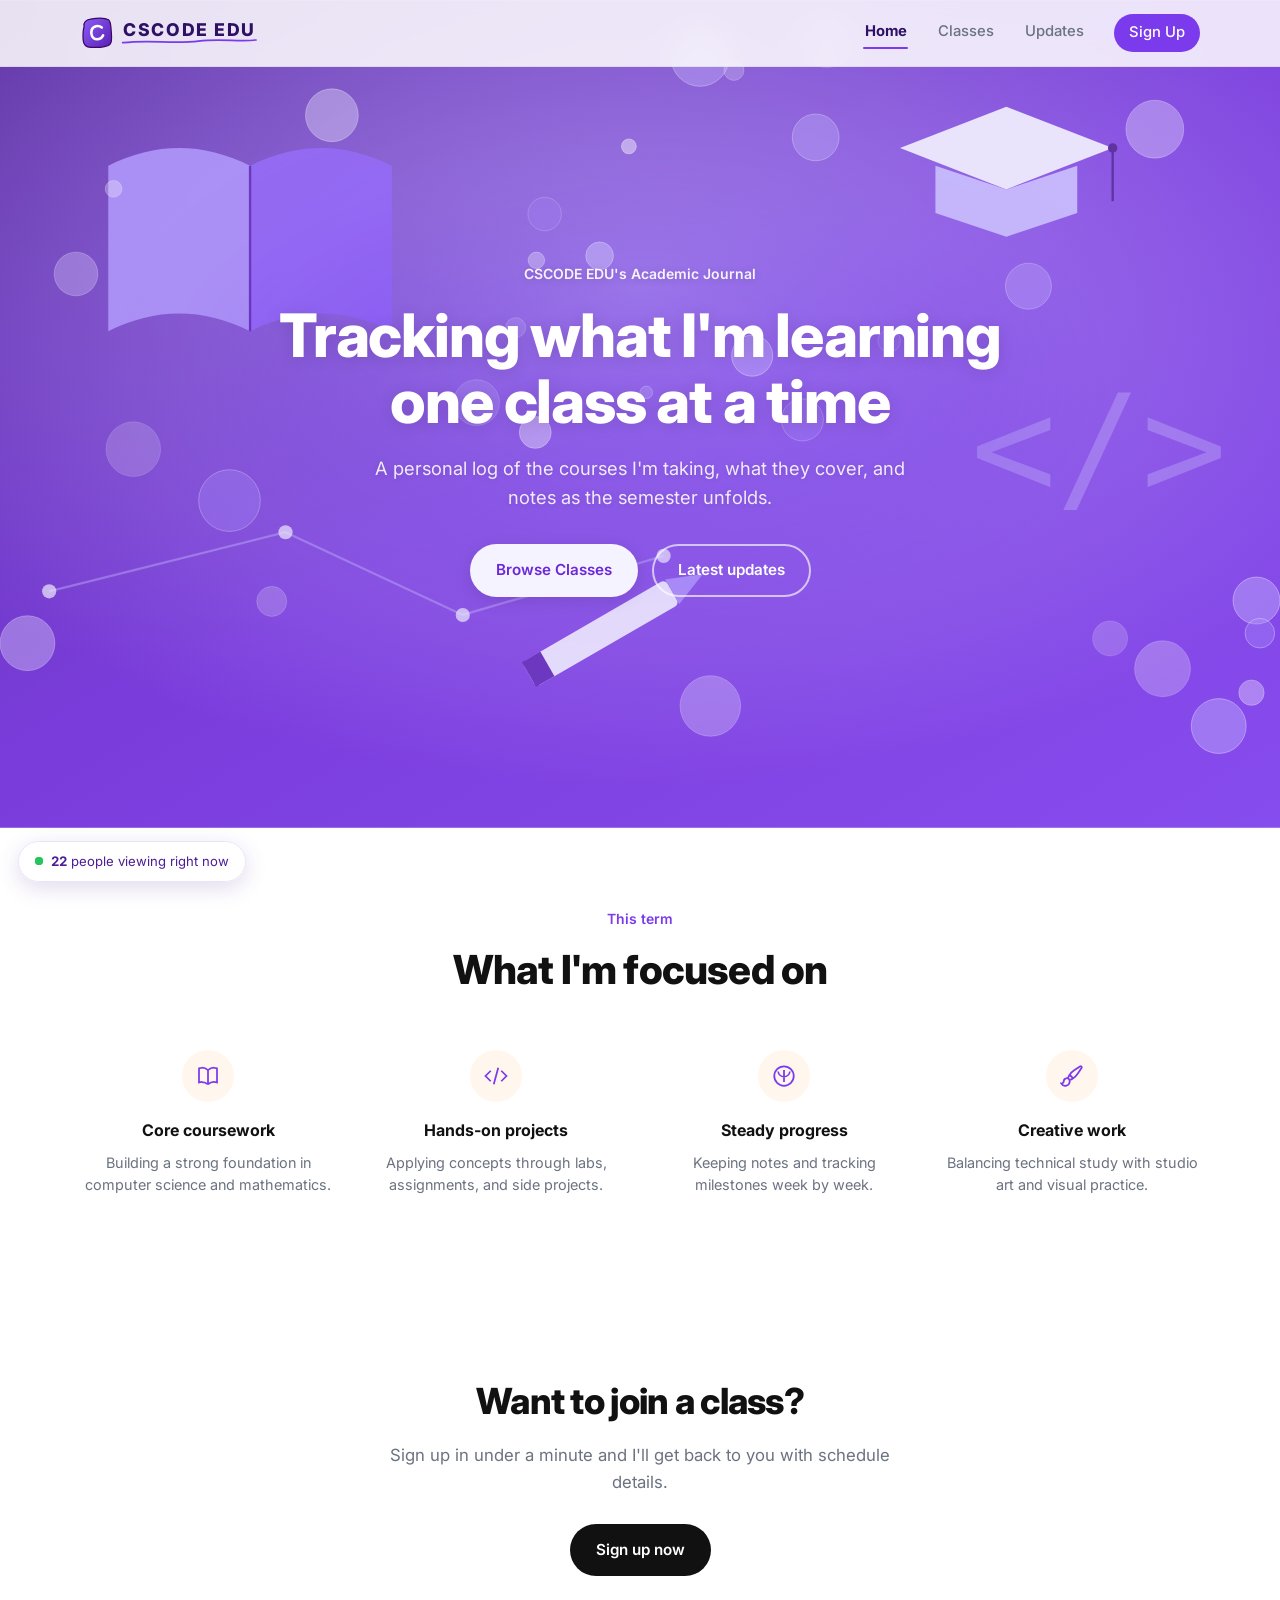
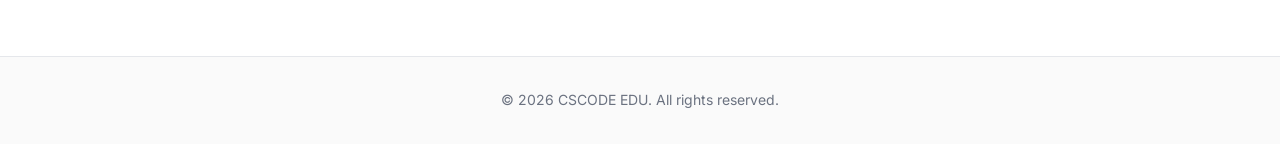
<file: index.html>
<!DOCTYPE html>
<html lang="en">
<head>
  <meta charset="UTF-8">
  <meta name="viewport" content="width=device-width, initial-scale=1.0">
  <meta name="description" content="CSCODE EDU — classes and academic journal">
  <title>CSCODE EDU — Home</title>
  <link rel="preconnect" href="https://fonts.googleapis.com">
  <link rel="preconnect" href="https://fonts.gstatic.com" crossorigin>
  <link href="https://fonts.googleapis.com/css2?family=Inter:wght@400;500;600;700;800&display=swap" rel="stylesheet">
  <link rel="stylesheet" href="css/style.css">
</head>
<body>
  <header class="site-header">
    <nav class="nav container">
      <a class="logo" href="index.html" aria-label="CSCODE EDU home">
        <span class="logo-mark" aria-hidden="true">
          <svg viewBox="0 0 44 44" fill="none">
            <path d="M6 12.5 C5 7.5 9 4 15 3.5 C24 2.5 34 3 38.5 6 C41.5 8 41 15 41 22 C41 30 41.5 36 38 38.5 C34 41.5 22 41.5 13 40.5 C6.5 39.8 3.5 37 3.5 30 C3.5 24 4 18 6 12.5 Z"
                  fill="url(#lg)" stroke="#3b0764" stroke-width="1.6" stroke-linejoin="round"/>
            <path d="M29 15.5 C25 12 17.5 12.5 15.5 18 C13.5 23.5 15.5 30 21.5 30.5 C26 30.9 28.5 28.5 30 26"
                  stroke="#ffffff" stroke-width="3.4" stroke-linecap="round" fill="none"/>
            <defs>
              <linearGradient id="lg" x1="4" y1="4" x2="40" y2="40" gradientUnits="userSpaceOnUse">
                <stop stop-color="#8b5cf6"/><stop offset="1" stop-color="#5b21b6"/>
              </linearGradient>
            </defs>
          </svg>
        </span>
        <span class="logo-word">
          CSCODE EDU
          <svg class="logo-underline" viewBox="0 0 120 10" preserveAspectRatio="none" aria-hidden="true">
            <path d="M2 7 C24 2 46 9 68 4.5 C88 0.8 104 6 118 3" stroke="#7c3aed" stroke-width="2.6"
                  fill="none" stroke-linecap="round"/>
          </svg>
        </span>
      </a>
      <ul class="nav-links">
        <li><a class="active" href="index.html">Home</a></li>
        <li><a href="classes.html">Classes</a></li>
        <li><a href="updates.html">Updates</a></li>
        <li><a class="nav-cta" href="enroll.html">Sign Up</a></li>
      </ul>
    </nav>
  </header>

  <main>
    <section class="hero">
      <div class="hero-glow" aria-hidden="true"></div>
      <img class="hero-image" src="images/hero-theme.svg" alt="" aria-hidden="true">
      <canvas id="balls" class="hero-balls" aria-hidden="true"></canvas>
      <div class="hero-content container">
        <p class="eyebrow">CSCODE EDU's Academic Journal</p>
        <h1>Tracking what I'm learning<br>one class at a time</h1>
        <p class="hero-text">
          A personal log of the courses I'm taking, what they cover,
          and notes as the semester unfolds.
        </p>
        <div class="hero-actions">
          <a class="btn btn-primary" href="classes.html">Browse Classes</a>
          <a class="btn btn-ghost" href="updates.html">Latest updates</a>
        </div>
      </div>
    </section>

    <section id="about" class="features-section">
      <div class="container">
        <p class="section-eyebrow">This term</p>
        <h2 class="section-title">What I'm focused on</h2>
        <div class="features-grid">
          <article class="feature-card">
            <div class="feature-icon" aria-hidden="true">
              <svg viewBox="0 0 24 24" fill="none" stroke="currentColor" stroke-width="1.75">
                <path d="M12 6.042A8.967 8.967 0 0 0 6 3.75c-1.052 0-2.062.18-3 .512v14.25A8.987 8.987 0 0 1 6 18c2.305 0 4.408.867 6 2.292m0-14.25a8.966 8.966 0 0 1 6-2.292c1.052 0 2.062.18 3 .512v14.25A8.987 8.987 0 0 0 18 18a8.967 8.967 0 0 0-6 2.292m0-14.25v14.25"/>
              </svg>
            </div>
            <h3>Core coursework</h3>
            <p>Building a strong foundation in computer science and mathematics.</p>
          </article>
          <article class="feature-card">
            <div class="feature-icon" aria-hidden="true">
              <svg viewBox="0 0 24 24" fill="none" stroke="currentColor" stroke-width="1.75">
                <path d="M17.25 6.75 22.5 12l-5.25 5.25m-10.5 0L1.5 12l5.25-5.25m7.5-3-4.5 16.5"/>
              </svg>
            </div>
            <h3>Hands-on projects</h3>
            <p>Applying concepts through labs, assignments, and side projects.</p>
          </article>
          <article class="feature-card">
            <div class="feature-icon" aria-hidden="true">
              <svg viewBox="0 0 24 24" fill="none" stroke="currentColor" stroke-width="1.75">
                <path d="M12 18v-5.25m0 0a6.01 6.01 0 0 0 5.87-5.25M12 12.75a6.01 6.01 0 0 1-5.87-5.25M12 12.75V6m0 6.75h.008v.008H12V12.75Z"/>
                <path d="M12 2.25c5.385 0 9.75 4.365 9.75 9.75S17.385 21.75 12 21.75 2.25 17.385 2.25 12 6.615 2.25 12 2.25Z"/>
              </svg>
            </div>
            <h3>Steady progress</h3>
            <p>Keeping notes and tracking milestones week by week.</p>
          </article>
          <article class="feature-card">
            <div class="feature-icon" aria-hidden="true">
              <svg viewBox="0 0 24 24" fill="none" stroke="currentColor" stroke-width="1.75">
                <path d="M9.53 16.122a3 3 0 0 0-5.78 1.128 2.25 2.25 0 0 1-2.4 2.245 4.5 4.5 0 0 0 8.4-2.245c0-.399-.078-.78-.22-1.128Zm0 0a15.998 15.998 0 0 0 3.388-1.62m-5.043-.025a15.994 15.994 0 0 1 1.622-3.395m3.42 3.42a15.995 15.995 0 0 0 4.764-4.648l3.876-5.814a1.151 1.151 0 0 0-1.597-1.597L14.146 6.32a15.996 15.996 0 0 0-4.649 4.763m3.42 3.42a6.776 6.776 0 0 0-3.42-3.42"/>
              </svg>
            </div>
            <h3>Creative work</h3>
            <p>Balancing technical study with studio art and visual practice.</p>
          </article>
        </div>
      </div>
    </section>

    <section class="cta-section">
      <div class="container cta-inner">
        <h2>Want to join a class?</h2>
        <p>Sign up in under a minute and I'll get back to you with schedule details.</p>
        <a class="btn btn-dark" href="enroll.html">Sign up now</a>
      </div>
    </section>
  </main>

  <footer class="site-footer">
    <div class="container footer-inner">
      <p>© <span id="year"></span> CSCODE EDU. All rights reserved.</p>
    </div>
  </footer>

  <script src="js/analytics.js"></script>
  <script src="js/main.js"></script>
</body>
</html>
</file>
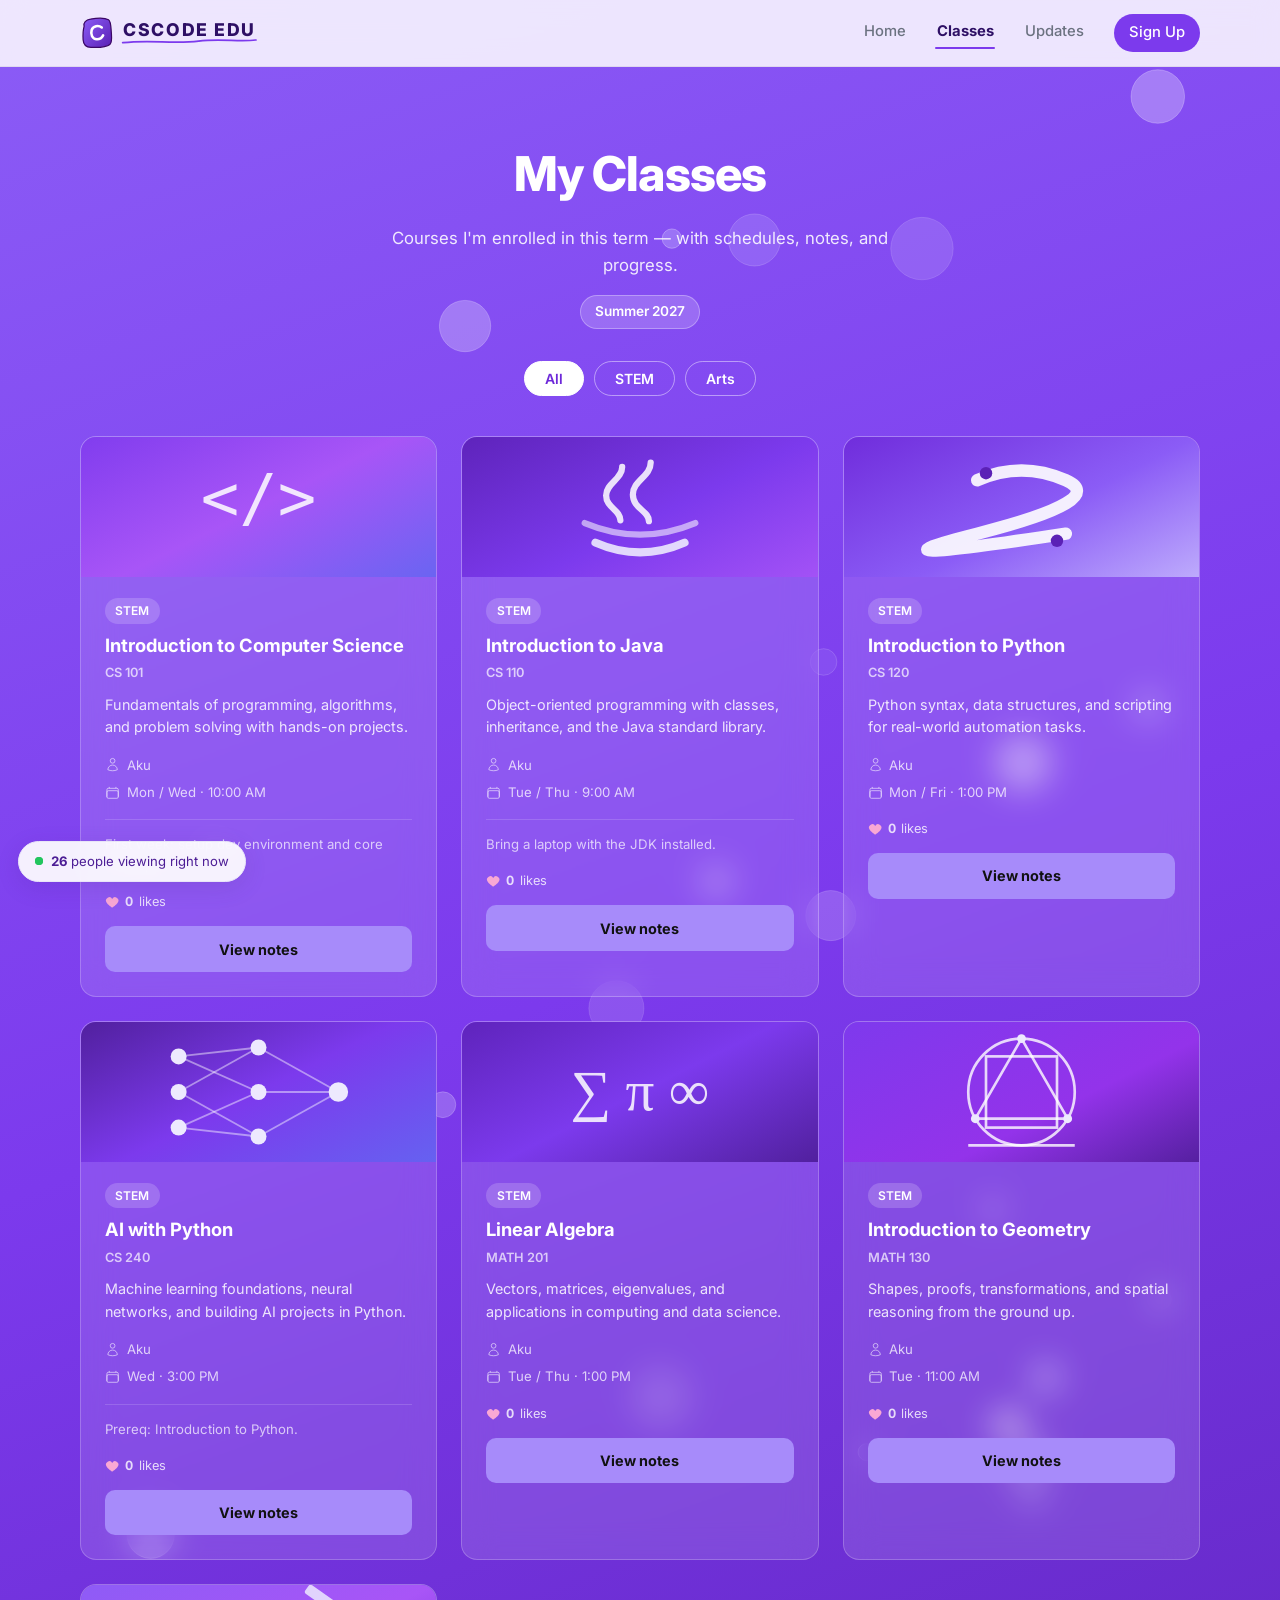
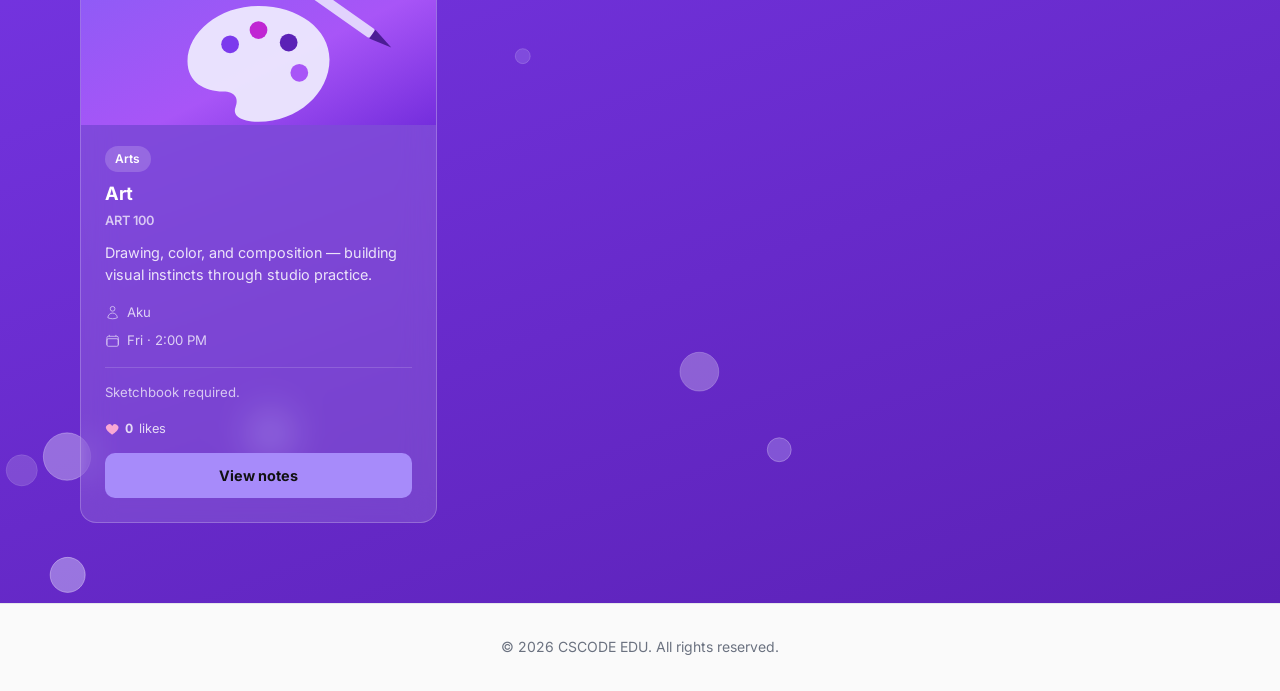
<file: classes.html>
<!DOCTYPE html>
<html lang="en">
<head>
  <meta charset="UTF-8">
  <meta name="viewport" content="width=device-width, initial-scale=1.0">
  <meta name="description" content="CSCODE EDU — course list for the term">
  <title>CSCODE EDU — Classes</title>
  <link rel="preconnect" href="https://fonts.googleapis.com">
  <link rel="preconnect" href="https://fonts.gstatic.com" crossorigin>
  <link href="https://fonts.googleapis.com/css2?family=Inter:wght@400;500;600;700;800&display=swap" rel="stylesheet">
  <link rel="stylesheet" href="css/style.css">
</head>
<body class="page-classes">
  <header class="site-header">
    <nav class="nav container">
      <a class="logo" href="index.html" aria-label="CSCODE EDU home">
        <span class="logo-mark" aria-hidden="true">
          <svg viewBox="0 0 44 44" fill="none">
            <path d="M6 12.5 C5 7.5 9 4 15 3.5 C24 2.5 34 3 38.5 6 C41.5 8 41 15 41 22 C41 30 41.5 36 38 38.5 C34 41.5 22 41.5 13 40.5 C6.5 39.8 3.5 37 3.5 30 C3.5 24 4 18 6 12.5 Z"
                  fill="url(#lg)" stroke="#3b0764" stroke-width="1.6" stroke-linejoin="round"/>
            <path d="M29 15.5 C25 12 17.5 12.5 15.5 18 C13.5 23.5 15.5 30 21.5 30.5 C26 30.9 28.5 28.5 30 26"
                  stroke="#ffffff" stroke-width="3.4" stroke-linecap="round" fill="none"/>
            <defs>
              <linearGradient id="lg" x1="4" y1="4" x2="40" y2="40" gradientUnits="userSpaceOnUse">
                <stop stop-color="#8b5cf6"/><stop offset="1" stop-color="#5b21b6"/>
              </linearGradient>
            </defs>
          </svg>
        </span>
        <span class="logo-word">
          CSCODE EDU
          <svg class="logo-underline" viewBox="0 0 120 10" preserveAspectRatio="none" aria-hidden="true">
            <path d="M2 7 C24 2 46 9 68 4.5 C88 0.8 104 6 118 3" stroke="#7c3aed" stroke-width="2.6"
                  fill="none" stroke-linecap="round"/>
          </svg>
        </span>
      </a>
      <ul class="nav-links">
        <li><a href="index.html">Home</a></li>
        <li><a class="active" href="classes.html">Classes</a></li>
        <li><a href="updates.html">Updates</a></li>
        <li><a class="nav-cta" href="Enroll.html">Sign Up</a></li>
      </ul>
    </nav>
  </header>

  <main>
    <section id="classes" class="classes-section classes-page">
      <canvas id="balls" class="page-balls" aria-hidden="true"></canvas>
      <div class="container classes-inner">
        <div class="classes-header">
          <h2>My Classes</h2>
          <p class="classes-subtitle">
            Courses I'm enrolled in this term — with schedules, notes, and progress.
          </p>
          <p id="term-label" class="term-badge"></p>
        </div>

        <div class="filter-tabs" role="tablist" aria-label="Filter classes">
          <button class="filter-tab active" role="tab" aria-selected="true" data-filter="all">All</button>
          <button class="filter-tab" role="tab" aria-selected="false" data-filter="STEM">STEM</button>
          <button class="filter-tab" role="tab" aria-selected="false" data-filter="Arts">Arts</button>
        </div>

        <div id="classes-grid" class="classes-grid" aria-live="polite"></div>
      </div>
    </section>
  </main>

  <footer class="site-footer">
    <div class="container footer-inner">
      <p>© <span id="year"></span> CSCODE EDU. All rights reserved.</p>
    </div>
  </footer>

  <script src="js/analytics.js"></script>
  <script src="js/main.js"></script>
</body>
</html>
</file>
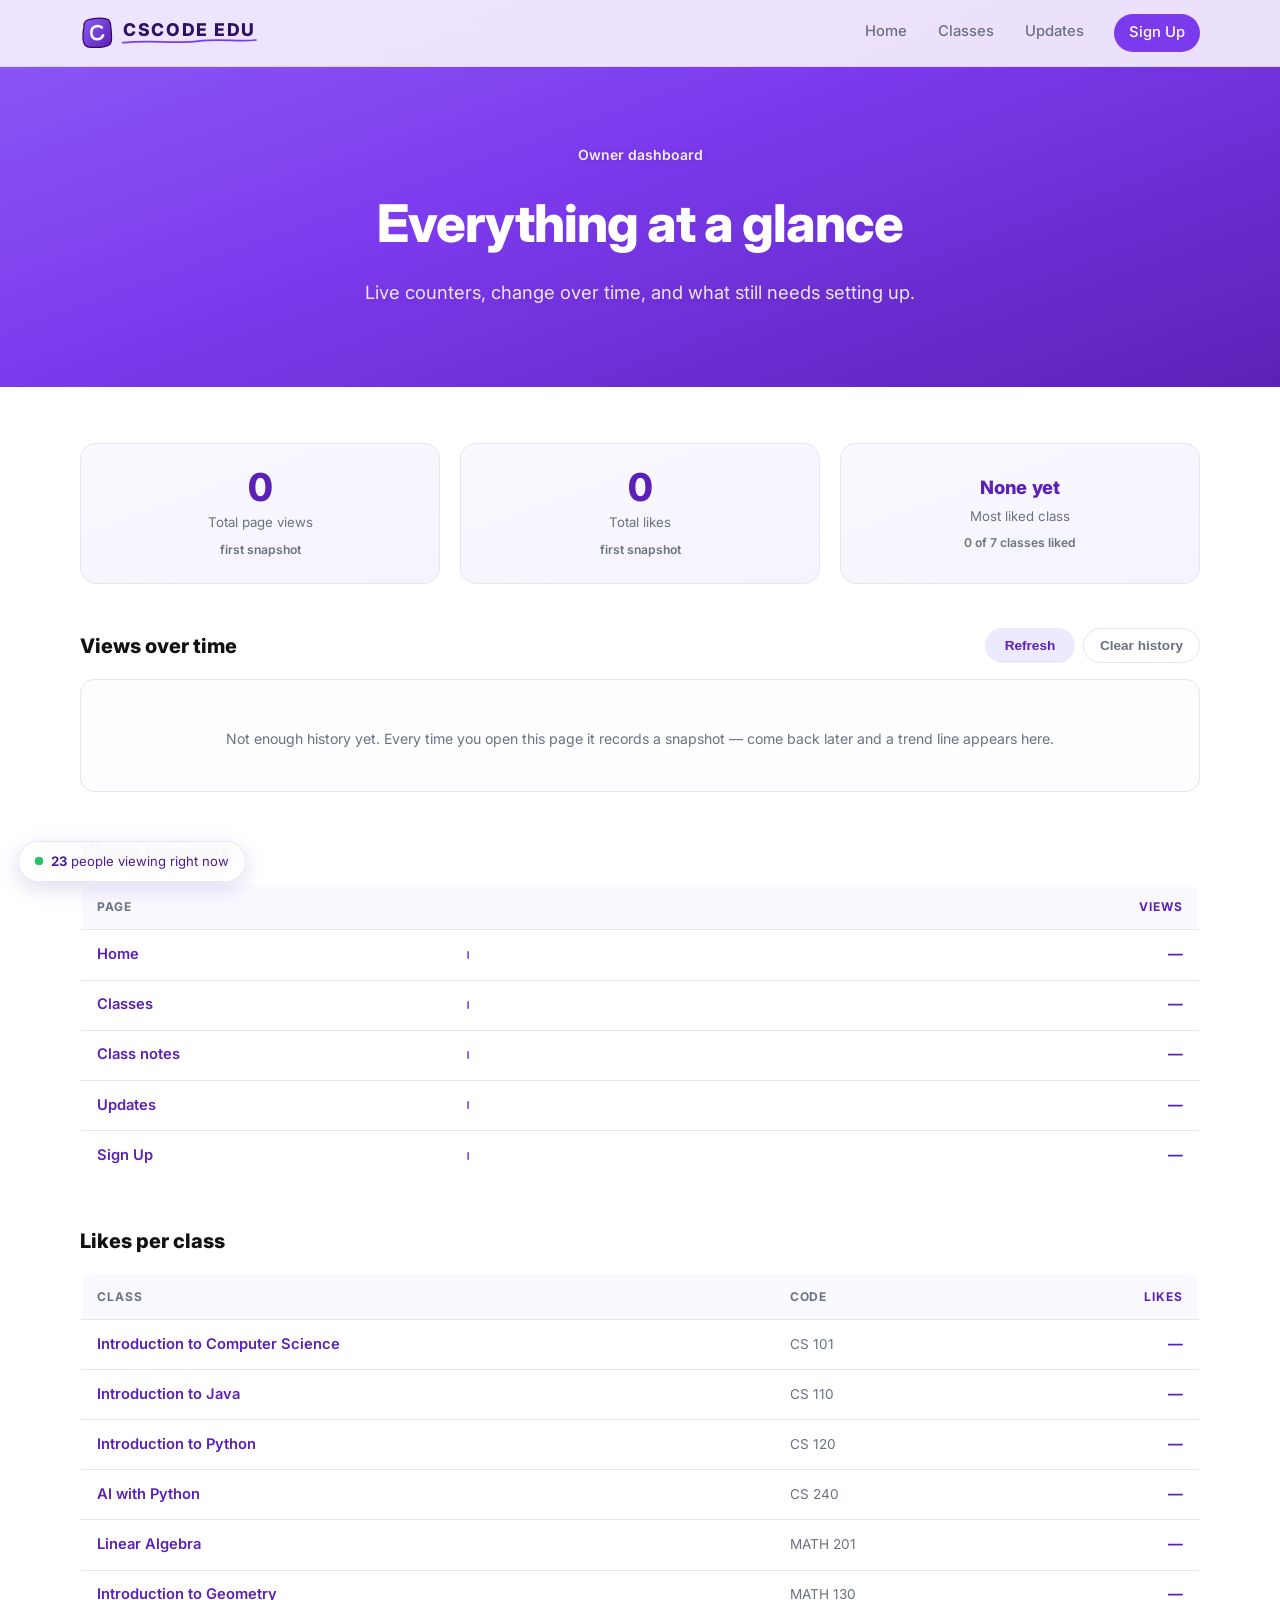
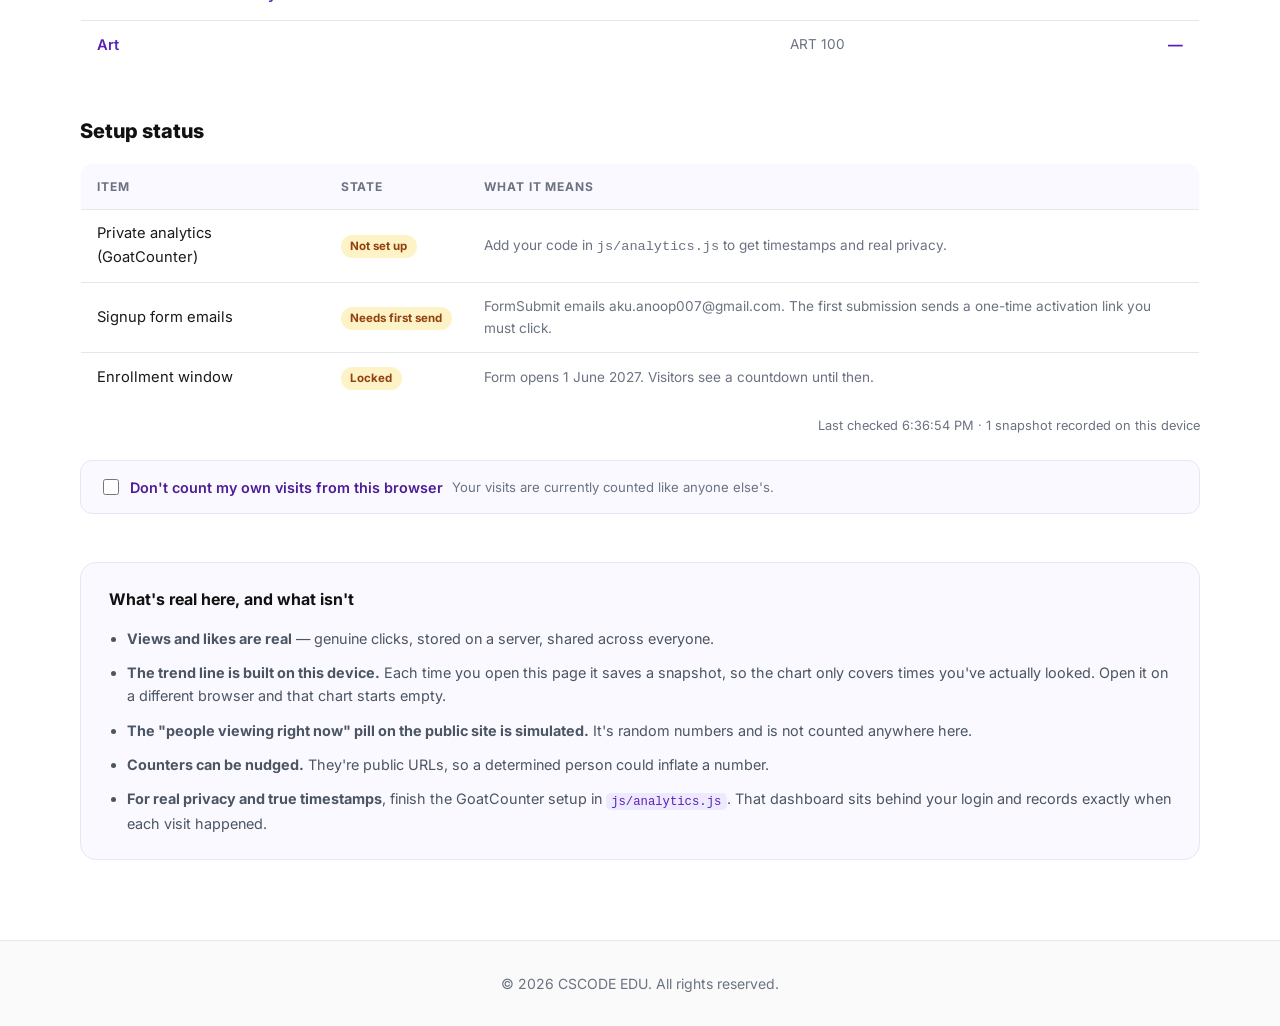
<file: dash-9f4k2x7q.html>
<!DOCTYPE html>
<html lang="en">
<head>
  <meta charset="UTF-8">
  <meta name="viewport" content="width=device-width, initial-scale=1.0">
  <meta name="robots" content="noindex, nofollow">
  <meta name="description" content="CSCODE EDU — owner dashboard">
  <title>CSCODE EDU — Dashboard</title>
  <link rel="preconnect" href="https://fonts.googleapis.com">
  <link rel="preconnect" href="https://fonts.gstatic.com" crossorigin>
  <link href="https://fonts.googleapis.com/css2?family=Inter:wght@400;500;600;700;800&display=swap" rel="stylesheet">
  <link rel="stylesheet" href="css/style.css">
</head>
<body>
  <header class="site-header">
    <nav class="nav container">
      <a class="logo" href="index.html" aria-label="CSCODE EDU home">
        <span class="logo-mark" aria-hidden="true">
          <svg viewBox="0 0 44 44" fill="none">
            <path d="M6 12.5 C5 7.5 9 4 15 3.5 C24 2.5 34 3 38.5 6 C41.5 8 41 15 41 22 C41 30 41.5 36 38 38.5 C34 41.5 22 41.5 13 40.5 C6.5 39.8 3.5 37 3.5 30 C3.5 24 4 18 6 12.5 Z"
                  fill="url(#lg)" stroke="#3b0764" stroke-width="1.6" stroke-linejoin="round"/>
            <path d="M29 15.5 C25 12 17.5 12.5 15.5 18 C13.5 23.5 15.5 30 21.5 30.5 C26 30.9 28.5 28.5 30 26"
                  stroke="#ffffff" stroke-width="3.4" stroke-linecap="round" fill="none"/>
            <defs>
              <linearGradient id="lg" x1="4" y1="4" x2="40" y2="40" gradientUnits="userSpaceOnUse">
                <stop stop-color="#8b5cf6"/><stop offset="1" stop-color="#5b21b6"/>
              </linearGradient>
            </defs>
          </svg>
        </span>
        <span class="logo-word">
          CSCODE EDU
          <svg class="logo-underline" viewBox="0 0 120 10" preserveAspectRatio="none" aria-hidden="true">
            <path d="M2 7 C24 2 46 9 68 4.5 C88 0.8 104 6 118 3" stroke="#7c3aed" stroke-width="2.6"
                  fill="none" stroke-linecap="round"/>
          </svg>
        </span>
      </a>
      <ul class="nav-links">
        <li><a href="index.html">Home</a></li>
        <li><a href="classes.html">Classes</a></li>
        <li><a href="updates.html">Updates</a></li>
        <li><a class="nav-cta" href="enroll.html">Sign Up</a></li>
      </ul>
    </nav>
  </header>

  <main>
    <section class="page-hero">
      <div class="container page-hero-inner">
        <p class="eyebrow">Owner dashboard</p>
        <h1>Everything at a glance</h1>
        <p class="hero-text">Live counters, change over time, and what still needs setting up.</p>
      </div>
    </section>

    <section class="stats-section">
      <div class="container">

        <div class="stats-summary">
          <div class="stat-card">
            <p class="stat-num" id="total-views">–</p>
            <p class="stat-label">Total page views</p>
            <p class="stat-delta" id="views-delta"></p>
          </div>
          <div class="stat-card">
            <p class="stat-num" id="total-likes">–</p>
            <p class="stat-label">Total likes</p>
            <p class="stat-delta" id="likes-delta"></p>
          </div>
          <div class="stat-card">
            <p class="stat-num stat-num-sm" id="top-class">–</p>
            <p class="stat-label">Most liked class</p>
            <p class="stat-delta" id="liked-classes"></p>
          </div>
        </div>

        <div class="stats-head">
          <h2>Views over time</h2>
          <div class="head-actions">
            <button class="btn btn-refresh" type="button" id="refresh-btn">Refresh</button>
            <button class="btn btn-quiet" type="button" id="clear-history">Clear history</button>
          </div>
        </div>
        <div class="history-chart" id="history-chart"></div>

        <div class="stats-head" style="margin-top:2.75rem">
          <h2>Views per page</h2>
        </div>
        <table class="stats-table">
          <thead>
            <tr><th>Page</th><th></th><th class="num">Views</th></tr>
          </thead>
          <tbody id="view-rows">
            <tr><td colspan="3" class="stats-loading">Loading…</td></tr>
          </tbody>
        </table>

        <div class="stats-head" style="margin-top:2.75rem">
          <h2>Likes per class</h2>
        </div>
        <table class="stats-table">
          <thead>
            <tr><th>Class</th><th>Code</th><th class="num">Likes</th></tr>
          </thead>
          <tbody id="like-rows">
            <tr><td colspan="3" class="stats-loading">Loading…</td></tr>
          </tbody>
        </table>

        <div class="stats-head" style="margin-top:2.75rem">
          <h2>Setup status</h2>
        </div>
        <table class="stats-table">
          <thead>
            <tr><th>Item</th><th>State</th><th>What it means</th></tr>
          </thead>
          <tbody id="setup-rows"></tbody>
        </table>

        <p class="stats-updated" id="stats-updated"></p>

        <div class="owner-toggle">
          <label>
            <input type="checkbox" id="dont-count-me">
            Don't count my own visits from this browser
          </label>
          <span class="owner-hint" id="owner-hint"></span>
        </div>

        <div class="stats-note">
          <h3>What's real here, and what isn't</h3>
          <ul>
            <li><strong>Views and likes are real</strong> — genuine clicks, stored on a server, shared across everyone.</li>
            <li><strong>The trend line is built on this device.</strong> Each time you open this page it saves a snapshot, so the chart only covers times you've actually looked. Open it on a different browser and that chart starts empty.</li>
            <li><strong>The "people viewing right now" pill on the public site is simulated.</strong> It's random numbers and is not counted anywhere here.</li>
            <li><strong>Counters can be nudged.</strong> They're public URLs, so a determined person could inflate a number.</li>
            <li><strong>For real privacy and true timestamps</strong>, finish the GoatCounter setup in <code>js/analytics.js</code>. That dashboard sits behind your login and records exactly when each visit happened.</li>
          </ul>
        </div>

      </div>
    </section>
  </main>

  <footer class="site-footer">
    <div class="container footer-inner">
      <p>© <span id="year"></span> CSCODE EDU. All rights reserved.</p>
    </div>
  </footer>

  <script src="js/analytics.js"></script>
  <script src="js/main.js"></script>
  <script src="js/dash-9f4k2x7q.js"></script>
</body>
</html>
</file>
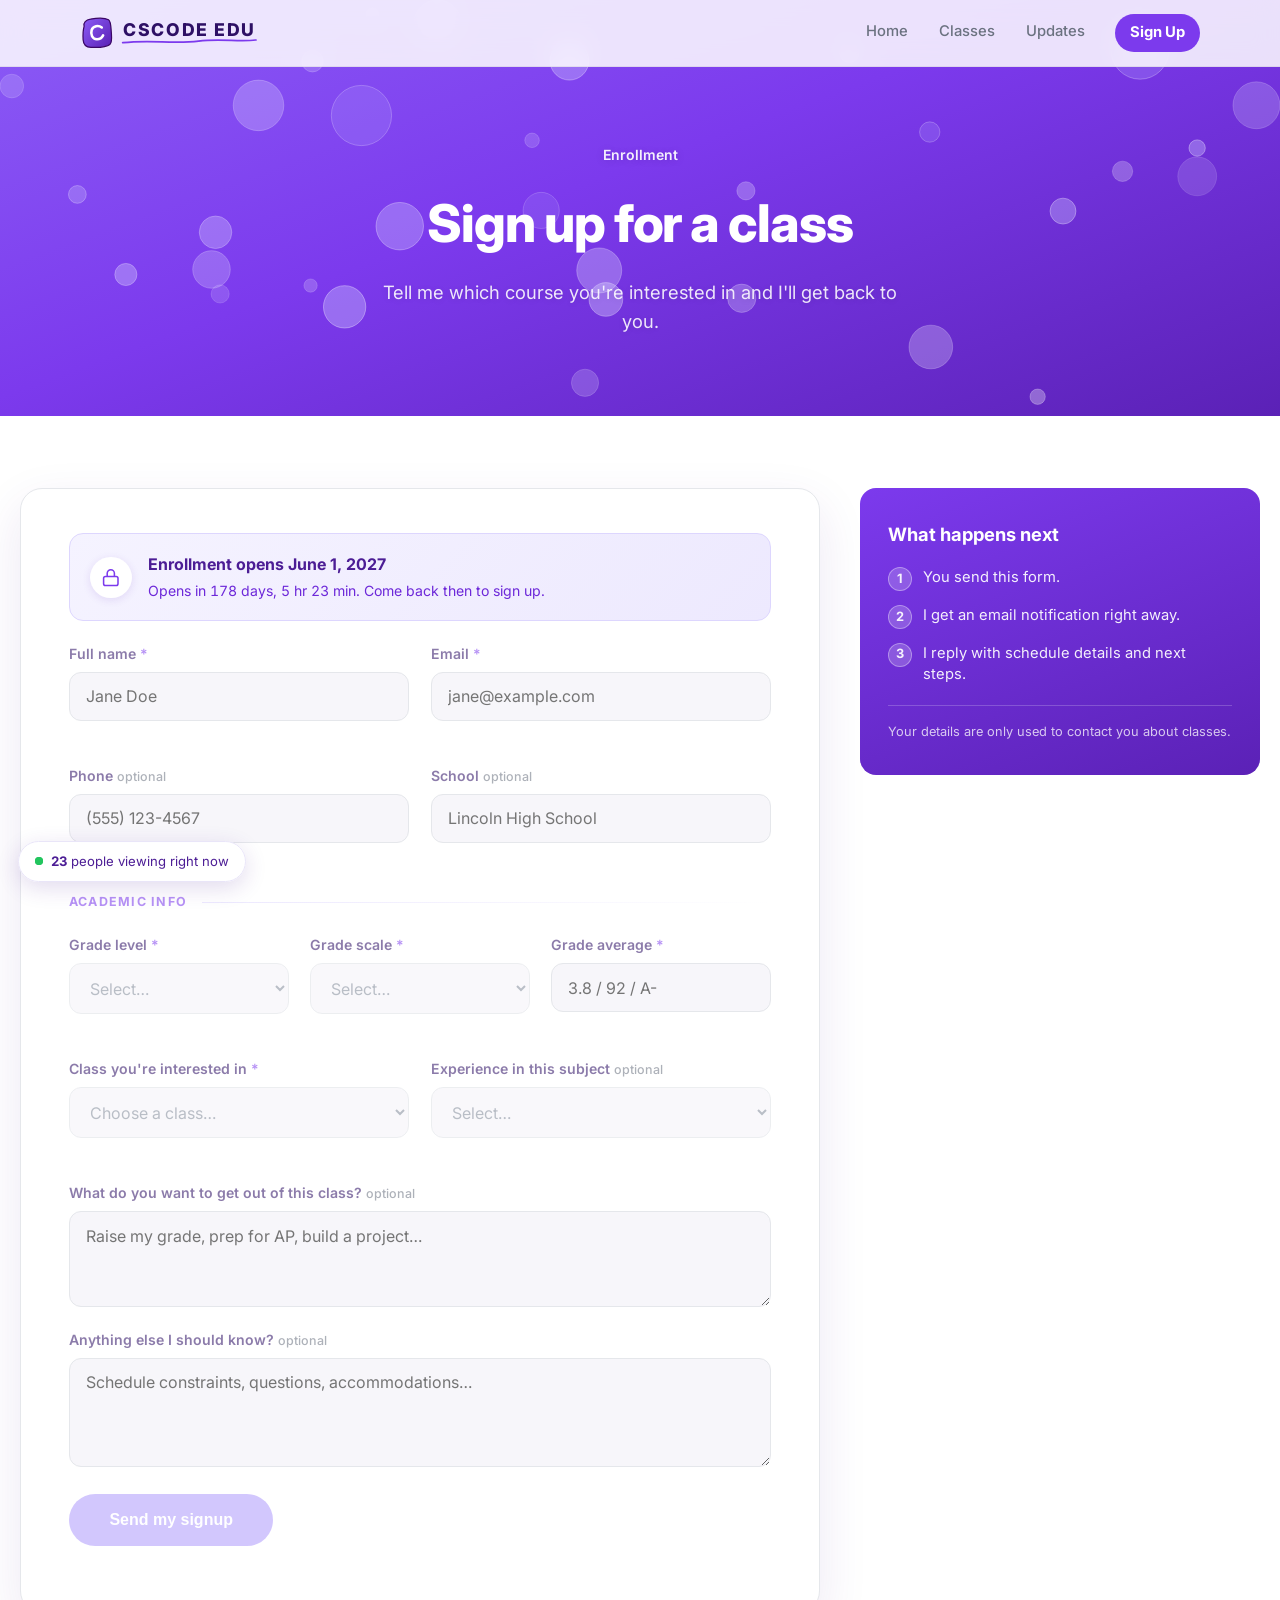
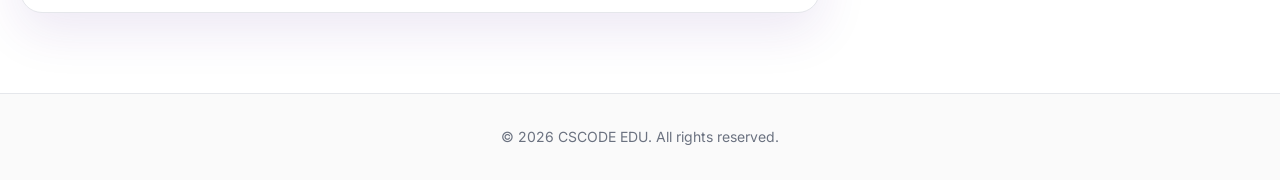
<file: enroll.html>
<!DOCTYPE html>
<html lang="en">
<head>
  <meta charset="UTF-8">
  <meta name="viewport" content="width=device-width, initial-scale=1.0">
  <meta name="description" content="CSCODE EDU — sign up for a class">
  <title>CSCODE EDU — Sign Up</title>
  <link rel="preconnect" href="https://fonts.googleapis.com">
  <link rel="preconnect" href="https://fonts.gstatic.com" crossorigin>
  <link href="https://fonts.googleapis.com/css2?family=Inter:wght@400;500;600;700;800&display=swap" rel="stylesheet">
  <link rel="stylesheet" href="css/style.css">
</head>
<body>
  <header class="site-header">
    <nav class="nav container">
      <a class="logo" href="index.html" aria-label="CSCODE EDU home">
        <span class="logo-mark" aria-hidden="true">
          <svg viewBox="0 0 44 44" fill="none">
            <path d="M6 12.5 C5 7.5 9 4 15 3.5 C24 2.5 34 3 38.5 6 C41.5 8 41 15 41 22 C41 30 41.5 36 38 38.5 C34 41.5 22 41.5 13 40.5 C6.5 39.8 3.5 37 3.5 30 C3.5 24 4 18 6 12.5 Z"
                  fill="url(#lg)" stroke="#3b0764" stroke-width="1.6" stroke-linejoin="round"/>
            <path d="M29 15.5 C25 12 17.5 12.5 15.5 18 C13.5 23.5 15.5 30 21.5 30.5 C26 30.9 28.5 28.5 30 26"
                  stroke="#ffffff" stroke-width="3.4" stroke-linecap="round" fill="none"/>
            <defs>
              <linearGradient id="lg" x1="4" y1="4" x2="40" y2="40" gradientUnits="userSpaceOnUse">
                <stop stop-color="#8b5cf6"/><stop offset="1" stop-color="#5b21b6"/>
              </linearGradient>
            </defs>
          </svg>
        </span>
        <span class="logo-word">
          CSCODE EDU
          <svg class="logo-underline" viewBox="0 0 120 10" preserveAspectRatio="none" aria-hidden="true">
            <path d="M2 7 C24 2 46 9 68 4.5 C88 0.8 104 6 118 3" stroke="#7c3aed" stroke-width="2.6"
                  fill="none" stroke-linecap="round"/>
          </svg>
        </span>
      </a>
      <ul class="nav-links">
        <li><a href="index.html">Home</a></li>
        <li><a href="classes.html">Classes</a></li>
        <li><a href="updates.html">Updates</a></li>
        <li><a class="nav-cta active" href="enroll.html">Sign Up</a></li>
      </ul>
    </nav>
  </header>

  <main>
    <section class="page-hero">
      <canvas id="balls" class="page-balls" aria-hidden="true"></canvas>
      <div class="container page-hero-inner">
        <p class="eyebrow">Enrollment</p>
        <h1>Sign up for a class</h1>
        <p class="hero-text">Tell me which course you're interested in and I'll get back to you.</p>
      </div>
    </section>

    <section class="form-section">
      <div class="container form-wrap">
        <!-- ─────────────────────────────────────────────────────────────────
             Signups are emailed to the address in data-email below.
             Powered by FormSubmit (formsubmit.co) — no account or API key.
             IMPORTANT: the very first time someone submits this form,
             FormSubmit sends a one-time confirmation email to that address.
             Click the link in it once to activate. After that, every signup
             arrives in the inbox automatically.
        ────────────────────────────────────────────────────────────────── -->
        <!-- Enrollment opens at local midnight on this date. Change it here. -->
        <form id="signup-form" class="signup-form" novalidate
              data-email="aku.anoop007@gmail.com"
              data-opens="2027-06-01">

          <div class="enroll-gate" id="enroll-gate" hidden>
            <div class="gate-icon" aria-hidden="true">
              <svg viewBox="0 0 24 24" fill="none" stroke="currentColor" stroke-width="1.7">
                <rect x="4" y="10.5" width="16" height="10" rx="2"/>
                <path d="M8 10.5V7a4 4 0 0 1 8 0v3.5"/>
              </svg>
            </div>
            <div class="gate-text">
              <p class="gate-title" id="gate-title">Enrollment isn't open yet</p>
              <p class="gate-sub" id="gate-sub"></p>
            </div>
          </div>


          <input type="hidden" name="_subject" value="New CSCODE EDU class signup">
          <input type="hidden" name="_template" value="table">
          <input type="hidden" name="_captcha" value="false">
          <!-- honeypot: bots fill this, humans don't -->
          <input type="text" name="_honey" class="hp-field" tabindex="-1" autocomplete="off">

          <div class="form-row">
            <div class="field">
              <label for="name">Full name <span class="req">*</span></label>
              <input type="text" id="name" name="name" placeholder="Jane Doe" required autocomplete="name">
              <p class="field-error" data-for="name"></p>
            </div>
            <div class="field">
              <label for="email">Email <span class="req">*</span></label>
              <input type="email" id="email" name="email" placeholder="jane@example.com" required autocomplete="email">
              <p class="field-error" data-for="email"></p>
            </div>
          </div>

          <div class="form-row">
            <div class="field">
              <label for="phone">Phone <span class="optional">optional</span></label>
              <input type="tel" id="phone" name="phone" placeholder="(555) 123-4567" autocomplete="tel">
              <p class="field-error" data-for="phone"></p>
            </div>
            <div class="field">
              <label for="school">School <span class="optional">optional</span></label>
              <input type="text" id="school" name="school" placeholder="Lincoln High School">
              <p class="field-error" data-for="school"></p>
            </div>
          </div>

          <div class="form-divider"><span>Academic info</span></div>

          <div class="form-row form-row-3">
            <div class="field">
              <label for="grade_level">Grade level <span class="req">*</span></label>
              <select id="grade_level" name="grade_level" required>
                <option value="">Select…</option>
                <option>6th grade</option>
                <option>7th grade</option>
                <option>8th grade</option>
                <option>9th grade</option>
                <option>10th grade</option>
                <option>11th grade</option>
                <option>12th grade</option>
                <option>College</option>
                <option>Adult learner</option>
              </select>
              <p class="field-error" data-for="grade_level"></p>
            </div>
            <div class="field">
              <label for="grade_scale">Grade scale <span class="req">*</span></label>
              <select id="grade_scale" name="grade_scale" required>
                <option value="">Select…</option>
                <option value="GPA (4.0 scale)">GPA (4.0 scale)</option>
                <option value="Percentage (0-100)">Percentage (0–100)</option>
                <option value="Letter grade">Letter grade</option>
              </select>
              <p class="field-error" data-for="grade_scale"></p>
            </div>
            <div class="field">
              <label for="grade_average">Grade average <span class="req">*</span></label>
              <input type="text" id="grade_average" name="grade_average" placeholder="3.8 / 92 / A-">
              <p class="field-error" data-for="grade_average"></p>
            </div>
          </div>

          <div class="form-row">
            <div class="field">
              <label for="course">Class you're interested in <span class="req">*</span></label>
              <select id="course" name="course" required>
                <option value="">Choose a class…</option>
              </select>
              <p class="field-error" data-for="course"></p>
            </div>
            <div class="field">
              <label for="experience">Experience in this subject <span class="optional">optional</span></label>
              <select id="experience" name="experience">
                <option value="">Select…</option>
                <option>Complete beginner</option>
                <option>Some exposure</option>
                <option>Comfortable, want to go deeper</option>
                <option>Advanced</option>
              </select>
              <p class="field-error" data-for="experience"></p>
            </div>
          </div>

          <div class="field">
            <label for="goals">What do you want to get out of this class? <span class="optional">optional</span></label>
            <textarea id="goals" name="goals" rows="3"
                      placeholder="Raise my grade, prep for AP, build a project…"></textarea>
          </div>

          <div class="field">
            <label for="message">Anything else I should know? <span class="optional">optional</span></label>
            <textarea id="message" name="message" rows="4"
                      placeholder="Schedule constraints, questions, accommodations…"></textarea>
          </div>

          <button type="submit" class="btn btn-submit" id="submit-btn">
            <span class="btn-label">Send my signup</span>
            <span class="spinner" aria-hidden="true"></span>
          </button>

          <p class="form-status" id="form-status" role="status" aria-live="polite"></p>
        </form>

        <aside class="form-aside">
          <h2>What happens next</h2>
          <ol class="steps">
            <li><span class="step-num">1</span> You send this form.</li>
            <li><span class="step-num">2</span> I get an email notification right away.</li>
            <li><span class="step-num">3</span> I reply with schedule details and next steps.</li>
          </ol>
          <p class="aside-note">Your details are only used to contact you about classes.</p>
        </aside>
      </div>
    </section>
  </main>

  <footer class="site-footer">
    <div class="container footer-inner">
      <p>© <span id="year"></span> CSCODE EDU. All rights reserved.</p>
    </div>
  </footer>

  <script src="js/analytics.js"></script>
  <script src="js/main.js"></script>
</body>
</html>
</file>
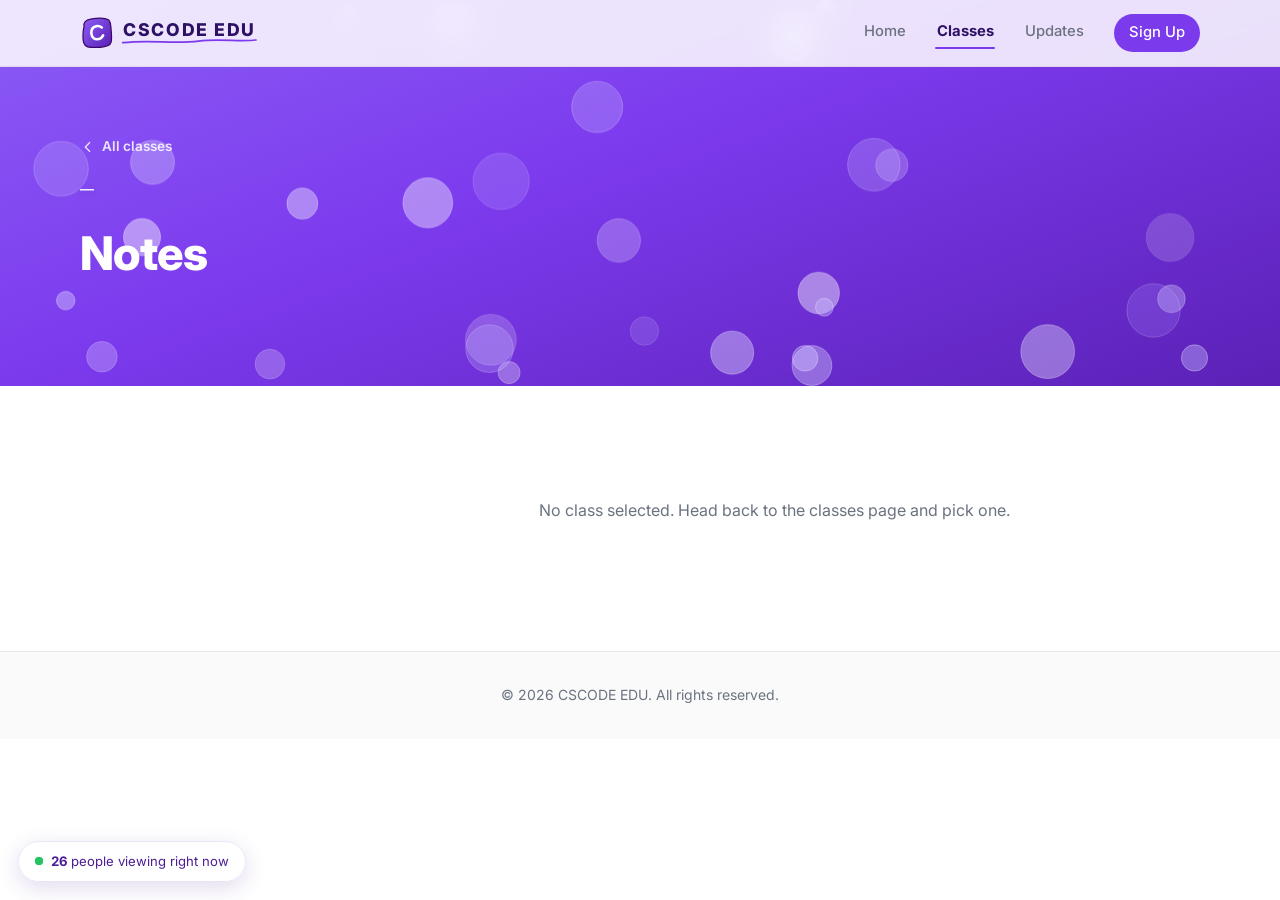
<file: notes.html>
<!DOCTYPE html>
<html lang="en">
<head>
  <meta charset="UTF-8">
  <meta name="viewport" content="width=device-width, initial-scale=1.0">
  <meta name="description" content="CSCODE EDU — class notes">
  <title>CSCODE EDU — Notes</title>
  <link rel="preconnect" href="https://fonts.googleapis.com">
  <link rel="preconnect" href="https://fonts.gstatic.com" crossorigin>
  <link href="https://fonts.googleapis.com/css2?family=Inter:wght@400;500;600;700;800&display=swap" rel="stylesheet">
  <link rel="stylesheet" href="css/style.css">
</head>
<body>
  <header class="site-header">
    <nav class="nav container">
      <a class="logo" href="index.html" aria-label="CSCODE EDU home">
        <span class="logo-mark" aria-hidden="true">
          <svg viewBox="0 0 44 44" fill="none">
            <path d="M6 12.5 C5 7.5 9 4 15 3.5 C24 2.5 34 3 38.5 6 C41.5 8 41 15 41 22 C41 30 41.5 36 38 38.5 C34 41.5 22 41.5 13 40.5 C6.5 39.8 3.5 37 3.5 30 C3.5 24 4 18 6 12.5 Z"
                  fill="url(#lg)" stroke="#3b0764" stroke-width="1.6" stroke-linejoin="round"/>
            <path d="M29 15.5 C25 12 17.5 12.5 15.5 18 C13.5 23.5 15.5 30 21.5 30.5 C26 30.9 28.5 28.5 30 26"
                  stroke="#ffffff" stroke-width="3.4" stroke-linecap="round" fill="none"/>
            <defs>
              <linearGradient id="lg" x1="4" y1="4" x2="40" y2="40" gradientUnits="userSpaceOnUse">
                <stop stop-color="#8b5cf6"/><stop offset="1" stop-color="#5b21b6"/>
              </linearGradient>
            </defs>
          </svg>
        </span>
        <span class="logo-word">
          CSCODE EDU
          <svg class="logo-underline" viewBox="0 0 120 10" preserveAspectRatio="none" aria-hidden="true">
            <path d="M2 7 C24 2 46 9 68 4.5 C88 0.8 104 6 118 3" stroke="#7c3aed" stroke-width="2.6"
                  fill="none" stroke-linecap="round"/>
          </svg>
        </span>
      </a>
      <ul class="nav-links">
        <li><a href="index.html">Home</a></li>
        <li><a class="active" href="classes.html">Classes</a></li>
        <li><a href="updates.html">Updates</a></li>
        <li><a class="nav-cta" href="enroll.html">Sign Up</a></li>
      </ul>
    </nav>
  </header>

  <main>
    <section class="notes-hero">
      <canvas id="balls" class="page-balls" aria-hidden="true"></canvas>
      <div class="container notes-hero-inner">
        <a class="back-link" href="classes.html">
          <svg viewBox="0 0 24 24" fill="none" stroke="currentColor" stroke-width="2" aria-hidden="true">
            <path d="M15 19l-7-7 7-7"/>
          </svg>
          All classes
        </a>
        <p class="eyebrow" id="notes-code">—</p>
        <h1 id="notes-title">Notes</h1>
        <p class="hero-text" id="notes-tagline"></p>
        <div class="notes-meta" id="notes-meta"></div>
        <div class="like-mount" id="like-mount"></div>
      </div>
    </section>

    <section class="notes-section">
      <div class="container notes-layout">
        <nav class="notes-toc" id="notes-toc" aria-label="Topics"></nav>
        <div class="notes-body" id="notes-body">
          <p class="notes-loading">Loading notes…</p>
        </div>
      </div>
    </section>
  </main>

  <footer class="site-footer">
    <div class="container footer-inner">
      <p>© <span id="year"></span> CSCODE EDU. All rights reserved.</p>
    </div>
  </footer>

  <script src="js/analytics.js"></script>
  <script src="js/main.js"></script>
</body>
</html>
</file>
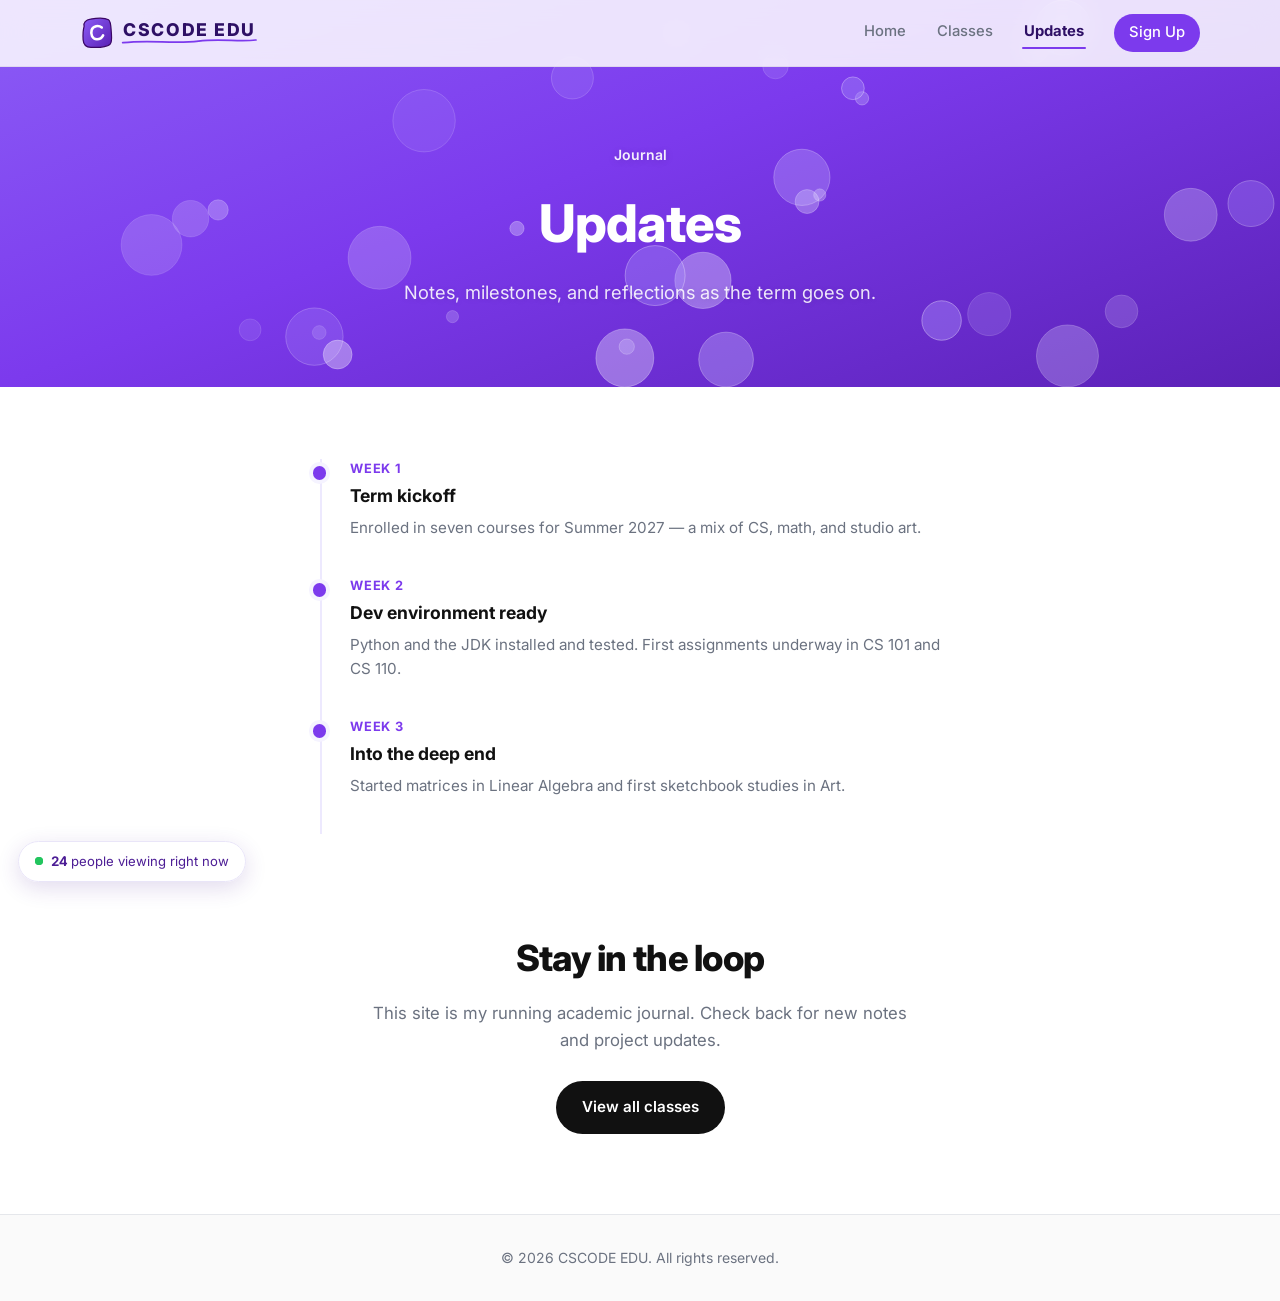
<file: updates.html>
<!DOCTYPE html>
<html lang="en">
<head>
  <meta charset="UTF-8">
  <meta name="viewport" content="width=device-width, initial-scale=1.0">
  <meta name="description" content="CSCODE EDU — term updates and notes">
  <title>CSCODE EDU — Updates</title>
  <link rel="preconnect" href="https://fonts.googleapis.com">
  <link rel="preconnect" href="https://fonts.gstatic.com" crossorigin>
  <link href="https://fonts.googleapis.com/css2?family=Inter:wght@400;500;600;700;800&display=swap" rel="stylesheet">
  <link rel="stylesheet" href="css/style.css">
</head>
<body>
  <header class="site-header">
    <nav class="nav container">
      <a class="logo" href="index.html" aria-label="CSCODE EDU home">
        <span class="logo-mark" aria-hidden="true">
          <svg viewBox="0 0 44 44" fill="none">
            <path d="M6 12.5 C5 7.5 9 4 15 3.5 C24 2.5 34 3 38.5 6 C41.5 8 41 15 41 22 C41 30 41.5 36 38 38.5 C34 41.5 22 41.5 13 40.5 C6.5 39.8 3.5 37 3.5 30 C3.5 24 4 18 6 12.5 Z"
                  fill="url(#lg)" stroke="#3b0764" stroke-width="1.6" stroke-linejoin="round"/>
            <path d="M29 15.5 C25 12 17.5 12.5 15.5 18 C13.5 23.5 15.5 30 21.5 30.5 C26 30.9 28.5 28.5 30 26"
                  stroke="#ffffff" stroke-width="3.4" stroke-linecap="round" fill="none"/>
            <defs>
              <linearGradient id="lg" x1="4" y1="4" x2="40" y2="40" gradientUnits="userSpaceOnUse">
                <stop stop-color="#8b5cf6"/><stop offset="1" stop-color="#5b21b6"/>
              </linearGradient>
            </defs>
          </svg>
        </span>
        <span class="logo-word">
          CSCODE EDU
          <svg class="logo-underline" viewBox="0 0 120 10" preserveAspectRatio="none" aria-hidden="true">
            <path d="M2 7 C24 2 46 9 68 4.5 C88 0.8 104 6 118 3" stroke="#7c3aed" stroke-width="2.6"
                  fill="none" stroke-linecap="round"/>
          </svg>
        </span>
      </a>
      <ul class="nav-links">
        <li><a href="index.html">Home</a></li>
        <li><a href="classes.html">Classes</a></li>
        <li><a class="active" href="updates.html">Updates</a></li>
        <li><a class="nav-cta" href="enroll.html">Sign Up</a></li>
      </ul>
    </nav>
  </header>

  <main>
    <section class="page-hero">
      <canvas id="balls" class="page-balls" aria-hidden="true"></canvas>
      <div class="container page-hero-inner">
        <p class="eyebrow">Journal</p>
        <h1>Updates</h1>
        <p class="hero-text">Notes, milestones, and reflections as the term goes on.</p>
      </div>
    </section>

    <section class="updates-section">
      <div class="container">
        <ol class="timeline">
          <li class="timeline-item">
            <span class="timeline-dot" aria-hidden="true"></span>
            <p class="timeline-date">Week 1</p>
            <h3>Term kickoff</h3>
            <p>Enrolled in seven courses for Summer 2027 — a mix of CS, math, and studio art.</p>
          </li>
          <li class="timeline-item">
            <span class="timeline-dot" aria-hidden="true"></span>
            <p class="timeline-date">Week 2</p>
            <h3>Dev environment ready</h3>
            <p>Python and the JDK installed and tested. First assignments underway in CS 101 and CS 110.</p>
          </li>
          <li class="timeline-item">
            <span class="timeline-dot" aria-hidden="true"></span>
            <p class="timeline-date">Week 3</p>
            <h3>Into the deep end</h3>
            <p>Started matrices in Linear Algebra and first sketchbook studies in Art.</p>
          </li>
        </ol>
      </div>
    </section>

    <section class="cta-section">
      <div class="container cta-inner">
        <h2>Stay in the loop</h2>
        <p>This site is my running academic journal. Check back for new notes and project updates.</p>
        <a class="btn btn-dark" href="classes.html">View all classes</a>
      </div>
    </section>
  </main>

  <footer class="site-footer">
    <div class="container footer-inner">
      <p>© <span id="year"></span> CSCODE EDU. All rights reserved.</p>
    </div>
  </footer>

  <script src="js/analytics.js"></script>
  <script src="js/main.js"></script>
</body>
</html>
</file>
<file: css/style.css>
:root {
  --white: #ffffff;
  --black: #111111;
  --text: #1a1a1a;
  --text-muted: #6b7280;
  --orange: #7c3aed;
  --orange-dark: #6d28d9;
  --amber: #a78bfa;
  --cream: #f5f3ff;
  --border: #e5e7eb;
  --radius: 16px;
  --radius-sm: 10px;
  --font: "Inter", system-ui, -apple-system, sans-serif;
  --shadow: 0 8px 32px rgba(0, 0, 0, 0.08);
  --glass: rgba(255, 255, 255, 0.12);
  --glass-border: rgba(255, 255, 255, 0.22);
}

*,
*::before,
*::after {
  box-sizing: border-box;
}

html {
  scroll-behavior: smooth;
}

body {
  margin: 0;
  font-family: var(--font);
  font-size: 1rem;
  line-height: 1.6;
  color: var(--text);
  background: var(--white);
}

.container {
  width: min(1120px, calc(100% - 2rem));
  margin: 0 auto;
}

a {
  color: inherit;
  text-decoration: none;
}

/* ── Header ── */

.site-header {
  position: fixed;
  top: 0;
  left: 0;
  right: 0;
  z-index: 100;
  background: rgba(255, 255, 255, 0.85);
  backdrop-filter: blur(12px);
  border-bottom: 1px solid rgba(0, 0, 0, 0.06);
}

.nav {
  display: flex;
  align-items: center;
  justify-content: space-between;
  padding: 0.875rem 0;
}

.logo {
  display: flex;
  align-items: center;
  gap: 0.6rem;
  color: var(--text);
}

.logo-mark {
  display: inline-flex;
  width: 2.1rem;
  height: 2.1rem;
  transform: rotate(-4deg);
  transition: transform 0.25s ease;
}

.logo-mark svg {
  width: 100%;
  height: 100%;
}

.logo:hover .logo-mark {
  transform: rotate(4deg) scale(1.06);
}

.logo-word {
  position: relative;
  display: inline-block;
  white-space: nowrap;
  font-weight: 800;
  font-size: 1.1rem;
  letter-spacing: 0.09em;
  line-height: 1;
  padding-bottom: 0.42rem;
  color: #2e1065;
}

.logo-underline {
  position: absolute;
  left: -2px;
  right: -2px;
  bottom: 0;
  width: calc(100% + 4px);
  height: 0.42rem;
  overflow: visible;
}

.logo-underline path {
  stroke-dasharray: 140;
  stroke-dashoffset: 0;
  transition: stroke-dashoffset 0.5s ease;
}

.logo:hover .logo-underline path {
  stroke-dashoffset: 140;
}

.nav-links {
  list-style: none;
  margin: 0;
  padding: 0;
  display: flex;
  gap: 1.75rem;
}

.nav-links a {
  position: relative;
  display: inline-block;
  padding: 0.35rem 0.1rem;
  font-size: 0.925rem;
  font-weight: 500;
  color: var(--text-muted);
  transition: color 0.15s;
}

.nav-links a::after {
  content: "";
  position: absolute;
  left: 0;
  right: 0;
  bottom: 0;
  height: 2px;
  border-radius: 2px;
  background: var(--orange);
  transform: scaleX(0);
  transform-origin: left;
  transition: transform 0.2s ease;
}

.nav-links a:hover {
  color: var(--orange);
}

.nav-links a:hover::after {
  transform: scaleX(1);
}

.nav-links a.active {
  color: #2e1065;
  font-weight: 700;
}

.nav-links a.active::after {
  transform: scaleX(1);
}

/* ── Hero ── */

.hero {
  position: relative;
  min-height: 92vh;
  display: flex;
  align-items: center;
  justify-content: center;
  text-align: center;
  overflow: hidden;
  padding: 6rem 0 4rem;
}

.hero-image {
  position: absolute;
  inset: 0;
  width: 100%;
  height: 100%;
  object-fit: cover;
  z-index: 0;
  opacity: 0.9;
}

.hero-glow {
  position: absolute;
  inset: 0;
  pointer-events: none;
}

.hero-glow::before {
  content: "";
  position: absolute;
  top: 50%;
  left: 50%;
  transform: translate(-50%, -55%);
  width: min(900px, 95vw);
  height: min(420px, 55vh);
  background: radial-gradient(
    ellipse at center,
    #7c3aed 0%,
    #8b5cf6 30%,
    #a78bfa 55%,
    transparent 75%
  );
  filter: blur(48px);
  opacity: 0.95;
}

.hero-balls,
.page-balls {
  position: absolute;
  inset: 0;
  width: 100%;
  height: 100%;
  z-index: 1;
}

.hero-content {
  position: relative;
  z-index: 2;
}

.eyebrow {
  font-size: 0.875rem;
  font-weight: 600;
  color: rgba(255, 255, 255, 0.92);
  margin: 0 0 1rem;
  text-shadow: 0 1px 8px rgba(0, 0, 0, 0.15);
}

.hero h1 {
  font-size: clamp(2.25rem, 6vw, 3.75rem);
  font-weight: 800;
  line-height: 1.1;
  color: var(--white);
  margin: 0 0 1.25rem;
  letter-spacing: -0.02em;
  text-shadow: 0 2px 16px rgba(0, 0, 0, 0.12);
}

.hero-text {
  font-size: clamp(1rem, 2.5vw, 1.15rem);
  color: rgba(255, 255, 255, 0.88);
  max-width: 46ch;
  margin: 0 auto 2rem;
  text-shadow: 0 1px 6px rgba(0, 0, 0, 0.1);
}

.hero-actions {
  display: flex;
  flex-wrap: wrap;
  gap: 0.875rem;
  justify-content: center;
}

.btn {
  display: inline-flex;
  align-items: center;
  justify-content: center;
  padding: 0.75rem 1.5rem;
  border-radius: 999px;
  font-size: 0.95rem;
  font-weight: 600;
  border: 2px solid transparent;
  cursor: pointer;
  transition: transform 0.15s, box-shadow 0.15s, background 0.15s;
}

.btn:hover {
  transform: translateY(-1px);
}

.btn-primary {
  background: var(--cream);
  color: var(--orange-dark);
  box-shadow: 0 4px 16px rgba(0, 0, 0, 0.1);
}

.btn-primary:hover {
  background: var(--white);
  box-shadow: 0 6px 24px rgba(0, 0, 0, 0.14);
}

.btn-ghost {
  background: transparent;
  color: var(--white);
  border-color: rgba(255, 255, 255, 0.65);
}

.btn-ghost:hover {
  background: rgba(255, 255, 255, 0.12);
  border-color: var(--white);
}

.btn-dark {
  background: var(--black);
  color: var(--white);
}

.btn-dark:hover {
  background: #333;
}

/* ── Features ── */

.features-section {
  padding: 5rem 0 6rem;
  background: var(--white);
}

.section-eyebrow {
  text-align: center;
  font-size: 0.875rem;
  font-weight: 600;
  color: var(--orange);
  margin: 0 0 0.5rem;
}

.section-title {
  text-align: center;
  font-size: clamp(1.75rem, 4vw, 2.5rem);
  font-weight: 800;
  letter-spacing: -0.02em;
  margin: 0 0 3rem;
  color: var(--black);
}

.features-grid {
  display: grid;
  grid-template-columns: repeat(4, 1fr);
  gap: 2rem;
}

.feature-card {
  text-align: center;
}

.feature-icon {
  width: 3.25rem;
  height: 3.25rem;
  margin: 0 auto 1rem;
  display: flex;
  align-items: center;
  justify-content: center;
  border-radius: 50%;
  background: #fff7ed;
  color: var(--orange);
}

.feature-icon svg {
  width: 1.5rem;
  height: 1.5rem;
}

.feature-card h3 {
  font-size: 1rem;
  font-weight: 700;
  margin: 0 0 0.5rem;
  color: var(--black);
}

.feature-card p {
  font-size: 0.9rem;
  color: var(--text-muted);
  margin: 0;
  line-height: 1.55;
}

/* ── Classes section ── */

.classes-section {
  position: relative;
  background: linear-gradient(160deg, #8b5cf6 0%, #7c3aed 45%, #5b21b6 100%);
  padding: 0 0 5rem;
  color: var(--white);
}

.wave-top {
  color: var(--white);
  line-height: 0;
  margin-top: -1px;
}

.wave-top svg {
  display: block;
  width: 100%;
  height: 80px;
}

.classes-inner {
  position: relative;
  z-index: 2;
  padding-top: 1rem;
}

/* Classes as its own page (no wave, sits under fixed header) */

.classes-page {
  position: relative;
  padding-top: 7.5rem;
  overflow: hidden;
}

/* ── Updates page ── */

.page-hero {
  position: relative;
  overflow: hidden;
  padding: 9rem 0 5rem;
  text-align: center;
  background: linear-gradient(160deg, #8b5cf6 0%, #7c3aed 45%, #5b21b6 100%);
  color: var(--white);
}

.page-hero-inner {
  position: relative;
  z-index: 2;
}

.page-hero h1 {
  font-size: clamp(2.25rem, 5vw, 3.25rem);
  font-weight: 800;
  letter-spacing: -0.02em;
  margin: 0 0 0.75rem;
}

.page-hero .hero-text {
  margin-bottom: 0;
}

.updates-section {
  padding: 4.5rem 0 1rem;
  background: var(--white);
}

.timeline {
  list-style: none;
  margin: 0 auto;
  padding: 0 0 0 1.75rem;
  max-width: 640px;
  border-left: 2px solid #ede9fe;
}

.timeline-item {
  position: relative;
  padding-bottom: 2.25rem;
}

.timeline-dot {
  position: absolute;
  left: -2.32rem;
  top: 0.45rem;
  width: 0.85rem;
  height: 0.85rem;
  border-radius: 50%;
  background: var(--orange);
  box-shadow: 0 0 0 4px #f5f3ff;
}

.timeline-date {
  margin: 0 0 0.15rem;
  font-size: 0.8rem;
  font-weight: 700;
  letter-spacing: 0.06em;
  text-transform: uppercase;
  color: var(--orange);
}

.timeline-item h3 {
  margin: 0 0 0.35rem;
  font-size: 1.1rem;
  font-weight: 700;
  color: var(--black);
}

.timeline-item p:last-child {
  margin: 0;
  font-size: 0.95rem;
  color: var(--text-muted);
}

.classes-header {
  text-align: center;
  margin-bottom: 2rem;
}

.classes-header h2 {
  font-size: clamp(2rem, 5vw, 3rem);
  font-weight: 800;
  letter-spacing: -0.02em;
  margin: 0 0 0.75rem;
}

.classes-subtitle {
  font-size: 1.05rem;
  color: rgba(255, 255, 255, 0.88);
  max-width: 52ch;
  margin: 0 auto 1rem;
}

.term-badge {
  display: inline-block;
  margin: 0;
  padding: 0.35rem 0.9rem;
  border-radius: 999px;
  background: rgba(255, 255, 255, 0.18);
  border: 1px solid rgba(255, 255, 255, 0.3);
  font-size: 0.85rem;
  font-weight: 600;
}

.filter-tabs {
  display: flex;
  flex-wrap: wrap;
  gap: 0.625rem;
  justify-content: center;
  margin-bottom: 2.5rem;
}

.filter-tab {
  padding: 0.5rem 1.25rem;
  border-radius: 999px;
  border: 1.5px solid rgba(255, 255, 255, 0.45);
  background: transparent;
  color: var(--white);
  font-family: var(--font);
  font-size: 0.875rem;
  font-weight: 600;
  cursor: pointer;
  transition: background 0.15s, border-color 0.15s;
}

.filter-tab:hover {
  background: rgba(255, 255, 255, 0.12);
}

.filter-tab.active {
  background: var(--white);
  color: var(--orange-dark);
  border-color: var(--white);
}

.classes-grid {
  display: grid;
  grid-template-columns: repeat(auto-fill, minmax(300px, 1fr));
  gap: 1.5rem;
}

.class-card {
  background: var(--glass);
  backdrop-filter: blur(16px);
  -webkit-backdrop-filter: blur(16px);
  border: 1px solid var(--glass-border);
  border-radius: var(--radius);
  overflow: hidden;
  transition: transform 0.2s, box-shadow 0.2s;
}

.class-card:hover {
  transform: translateY(-4px);
  box-shadow: 0 16px 40px rgba(0, 0, 0, 0.18);
}

.class-card-header {
  height: 140px;
  display: flex;
  align-items: center;
  justify-content: center;
  position: relative;
}

.class-card-header.gradient-purple {
  background: linear-gradient(135deg, #7c3aed, #a855f7, #6366f1);
}

.class-card-header.gradient-blue {
  background: linear-gradient(135deg, #1d4ed8, #3b82f6, #6366f1);
}

.class-card-header.gradient-green {
  background: linear-gradient(135deg, #059669, #10b981, #06b6d4);
}

.class-card-header.gradient-orange {
  background: linear-gradient(135deg, #6d28d9, #7c3aed, #a78bfa);
}

.class-card-header.has-image {
  background-size: cover;
  background-position: center;
}

.class-card-icon {
  width: 3.5rem;
  height: 3.5rem;
  color: rgba(255, 255, 255, 0.9);
}

.class-card-icon svg {
  width: 100%;
  height: 100%;
}

.class-card-body {
  padding: 1.25rem 1.5rem 1.5rem;
}

.class-category {
  display: inline-block;
  font-size: 0.75rem;
  font-weight: 600;
  padding: 0.2rem 0.65rem;
  border-radius: 999px;
  background: rgba(255, 255, 255, 0.18);
  margin-bottom: 0.625rem;
}

.class-card h3 {
  font-size: 1.15rem;
  font-weight: 700;
  margin: 0 0 0.35rem;
  line-height: 1.3;
}

.class-code-label {
  font-size: 0.8rem;
  font-weight: 600;
  color: rgba(255, 255, 255, 0.7);
  margin: 0 0 0.625rem;
}

.class-description {
  font-size: 0.9rem;
  color: rgba(255, 255, 255, 0.85);
  margin: 0 0 1rem;
  line-height: 1.55;
}

.class-meta {
  display: flex;
  flex-direction: column;
  gap: 0.4rem;
  font-size: 0.825rem;
  color: rgba(255, 255, 255, 0.75);
  margin-bottom: 1rem;
}

.class-meta span {
  display: flex;
  align-items: center;
  gap: 0.4rem;
}

.class-meta svg {
  width: 0.95rem;
  height: 0.95rem;
  flex-shrink: 0;
  opacity: 0.8;
}

.class-notes {
  font-size: 0.825rem;
  color: rgba(255, 255, 255, 0.7);
  padding-top: 0.875rem;
  border-top: 1px solid rgba(255, 255, 255, 0.15);
  margin-bottom: 1rem;
}

.class-enroll {
  display: block;
  width: 100%;
  text-align: center;
  text-decoration: none;
  padding: 0.7rem;
  border: none;
  border-radius: var(--radius-sm);
  background: var(--amber);
  color: var(--black);
  font-family: var(--font);
  font-size: 0.9rem;
  font-weight: 700;
  cursor: pointer;
  transition: background 0.15s, transform 0.15s;
}

.class-enroll:hover {
  background: #fcd34d;
  transform: scale(1.01);
}

.empty-state {
  grid-column: 1 / -1;
  text-align: center;
  padding: 3rem 1.5rem;
  color: rgba(255, 255, 255, 0.8);
  background: rgba(255, 255, 255, 0.08);
  border: 1px dashed rgba(255, 255, 255, 0.3);
  border-radius: var(--radius);
}

/* ── Notes page ── */

.notes-hero {
  position: relative;
  overflow: hidden;
  padding: 8.5rem 0 3.5rem;
  background: linear-gradient(160deg, #8b5cf6 0%, #7c3aed 45%, #5b21b6 100%);
  color: var(--white);
}

.notes-hero-inner {
  position: relative;
  z-index: 2;
}

.back-link {
  display: inline-flex;
  align-items: center;
  gap: 0.35rem;
  margin-bottom: 1.25rem;
  font-size: 0.85rem;
  font-weight: 600;
  color: rgba(255, 255, 255, 0.85);
  transition: color 0.15s, gap 0.15s;
}

.back-link:hover {
  color: var(--white);
  gap: 0.6rem;
}

.back-link svg {
  width: 1rem;
  height: 1rem;
}

.notes-hero h1 {
  font-size: clamp(1.9rem, 4.5vw, 2.9rem);
  font-weight: 800;
  letter-spacing: -0.02em;
  margin: 0 0 0.6rem;
}

.notes-hero .hero-text {
  margin: 0 0 1.35rem;
  max-width: 56ch;
}

.notes-meta {
  display: flex;
  flex-wrap: wrap;
  gap: 0.5rem;
}

.notes-chip {
  padding: 0.3rem 0.8rem;
  border-radius: 999px;
  background: rgba(255, 255, 255, 0.16);
  border: 1px solid rgba(255, 255, 255, 0.28);
  font-size: 0.8rem;
  font-weight: 600;
}

.notes-section {
  padding: 3.5rem 0 4.5rem;
  background: var(--white);
}

.notes-layout {
  display: grid;
  grid-template-columns: 220px 1fr;
  gap: 3rem;
  align-items: start;
}

.notes-toc {
  position: sticky;
  top: 5.5rem;
}

.toc-label {
  margin: 0 0 0.6rem;
  font-size: 0.72rem;
  font-weight: 700;
  letter-spacing: 0.1em;
  text-transform: uppercase;
  color: var(--text-muted);
}

.notes-toc ul {
  list-style: none;
  margin: 0;
  padding: 0;
  border-left: 2px solid #ede9fe;
}

.notes-toc li a {
  display: block;
  padding: 0.4rem 0 0.4rem 0.9rem;
  margin-left: -2px;
  border-left: 2px solid transparent;
  font-size: 0.87rem;
  color: var(--text-muted);
  transition: color 0.15s, border-color 0.15s;
}

.notes-toc li a:hover {
  color: var(--orange);
  border-left-color: var(--orange);
}

.topic {
  padding-bottom: 2.75rem;
  margin-bottom: 2.75rem;
  border-bottom: 1px solid var(--border);
}

.topic:last-child {
  border-bottom: none;
  margin-bottom: 0;
}

.topic-index {
  margin: 0 0 0.3rem;
  font-size: 0.72rem;
  font-weight: 700;
  letter-spacing: 0.1em;
  text-transform: uppercase;
  color: var(--orange);
}

.topic h2 {
  margin: 0 0 0.7rem;
  font-size: 1.5rem;
  font-weight: 800;
  letter-spacing: -0.015em;
  color: var(--black);
  scroll-margin-top: 5.5rem;
}

.topic-body {
  margin: 0 0 1.4rem;
  font-size: 1rem;
  line-height: 1.7;
  color: #374151;
}

.example {
  margin: 0 0 1.6rem;
  border: 1px solid #e9e5f8;
  border-radius: 14px;
  overflow: hidden;
  background: #faf9ff;
}

.example figcaption {
  display: flex;
  align-items: center;
  gap: 0.6rem;
  padding: 0.7rem 1rem;
  border-bottom: 1px solid #e9e5f8;
  font-size: 0.85rem;
  font-weight: 600;
  color: #4c1d95;
}

.example-tag {
  padding: 0.12rem 0.5rem;
  border-radius: 999px;
  background: #ede9fe;
  color: #6d28d9;
  font-size: 0.68rem;
  font-weight: 700;
  letter-spacing: 0.06em;
  text-transform: uppercase;
}

.example-code {
  position: relative;
  margin: 0;
  padding: 1.1rem 1.15rem;
  overflow-x: auto;
  font-family: ui-monospace, SFMono-Regular, Menlo, Consolas, monospace;
  font-size: 0.85rem;
  line-height: 1.65;
  color: #2e1065;
  background: #fdfcff;
  tab-size: 2;
}

.example-code::after {
  content: attr(data-lang);
  position: absolute;
  top: 0.55rem;
  right: 0.7rem;
  font-size: 0.65rem;
  font-weight: 700;
  letter-spacing: 0.08em;
  text-transform: uppercase;
  color: #c4b5fd;
}

.problems h3 {
  margin: 0 0 0.75rem;
  font-size: 0.95rem;
  font-weight: 700;
  color: var(--black);
}

.problem {
  margin-bottom: 0.6rem;
  border: 1px solid var(--border);
  border-radius: 12px;
  background: var(--white);
  overflow: hidden;
  transition: border-color 0.15s;
}

.problem[open] {
  border-color: #ddd6fe;
}

.problem summary {
  display: flex;
  align-items: flex-start;
  gap: 0.7rem;
  padding: 0.85rem 1rem;
  cursor: pointer;
  font-size: 0.93rem;
  font-weight: 500;
  color: #374151;
  list-style: none;
}

.problem summary::-webkit-details-marker {
  display: none;
}

.problem summary:hover {
  background: #faf9ff;
}

.problem-num {
  flex-shrink: 0;
  padding: 0.1rem 0.45rem;
  border-radius: 6px;
  background: #ede9fe;
  color: #6d28d9;
  font-size: 0.72rem;
  font-weight: 700;
}

.problem-answer {
  padding: 0 1rem 0.95rem 2.45rem;
  font-size: 0.9rem;
  line-height: 1.65;
  color: var(--text-muted);
  border-top: 1px dashed #ede9fe;
  padding-top: 0.85rem;
  margin: 0 1rem;
}

.notes-loading,
.notes-error {
  padding: 2.5rem 0;
  text-align: center;
  color: var(--text-muted);
}

/* ── Like button ── */

.like-mount {
  margin-top: 1.1rem;
}

.like-btn {
  display: inline-flex;
  align-items: center;
  gap: 0.5rem;
  padding: 0.6rem 1.1rem;
  border-radius: 999px;
  border: 1.5px solid rgba(255, 255, 255, 0.45);
  background: rgba(255, 255, 255, 0.14);
  color: var(--white);
  font-family: var(--font);
  font-size: 0.9rem;
  font-weight: 600;
  cursor: pointer;
  transition: background 0.15s, border-color 0.15s, transform 0.12s;
}

.like-btn:hover {
  background: rgba(255, 255, 255, 0.24);
  border-color: var(--white);
}

.like-btn svg {
  width: 1.05rem;
  height: 1.05rem;
  fill: none;
  stroke: currentColor;
  stroke-width: 1.9;
  transition: fill 0.18s, transform 0.18s;
}

.like-btn.liked {
  background: var(--white);
  border-color: var(--white);
  color: #be185d;
}

.like-btn.liked svg {
  fill: #ec4899;
  stroke: #ec4899;
}

.like-btn.pop svg {
  transform: scale(1.35);
}

.like-count {
  padding-left: 0.55rem;
  margin-left: 0.15rem;
  border-left: 1px solid currentColor;
  opacity: 0.75;
  font-variant-numeric: tabular-nums;
}

.card-likes {
  display: flex;
  align-items: center;
  gap: 0.35rem;
  margin: 0 0 0.85rem;
  font-size: 0.8rem;
  color: rgba(255, 255, 255, 0.8);
}

.card-likes svg {
  width: 0.9rem;
  height: 0.9rem;
  fill: #f9a8d4;
  stroke: none;
}

.card-like-count {
  font-weight: 700;
  font-variant-numeric: tabular-nums;
}

/* ── Stats dashboard ── */

.stats-section {
  padding: 3.5rem 0 5rem;
  background: var(--white);
}

.stats-summary {
  display: grid;
  grid-template-columns: repeat(3, 1fr);
  gap: 1.25rem;
  margin-bottom: 2.75rem;
}

.stat-card {
  padding: 1.5rem 1.35rem;
  border: 1px solid var(--border);
  border-radius: 16px;
  background: linear-gradient(160deg, #faf9ff, #f5f3ff);
  text-align: center;
}

.stat-num {
  margin: 0 0 0.35rem;
  font-size: 2.4rem;
  font-weight: 800;
  line-height: 1;
  letter-spacing: -0.02em;
  color: #5b21b6;
  font-variant-numeric: tabular-nums;
}

.stat-num.stat-num-sm {
  font-size: 1.15rem;
  line-height: 1.35;
  padding-top: 0.45rem;
}

.stat-label {
  margin: 0;
  font-size: 0.83rem;
  color: var(--text-muted);
}

.stats-head {
  display: flex;
  align-items: center;
  justify-content: space-between;
  gap: 1rem;
  margin-bottom: 1rem;
}

.stats-head h2 {
  margin: 0;
  font-size: 1.25rem;
  font-weight: 800;
  color: var(--black);
}

.btn-refresh {
  padding: 0.5rem 1.1rem;
  font-size: 0.85rem;
  background: #ede9fe;
  color: #5b21b6;
}

.btn-refresh:hover {
  background: #ddd6fe;
}

.stats-table {
  width: 100%;
  border-collapse: collapse;
  border: 1px solid var(--border);
  border-radius: 12px;
  overflow: hidden;
}

.stats-table th,
.stats-table td {
  padding: 0.8rem 1rem;
  text-align: left;
  border-bottom: 1px solid var(--border);
  font-size: 0.92rem;
}

.stats-table thead th {
  background: #faf9ff;
  font-size: 0.75rem;
  font-weight: 700;
  letter-spacing: 0.08em;
  text-transform: uppercase;
  color: var(--text-muted);
}

.stats-table tbody tr:last-child td {
  border-bottom: none;
}

.stats-table tbody tr:hover {
  background: #fdfcff;
}

.stats-table .num {
  text-align: right;
  font-weight: 700;
  font-variant-numeric: tabular-nums;
  color: #5b21b6;
}

.stats-table .muted {
  color: var(--text-muted);
  font-size: 0.85rem;
}

.stats-table a {
  color: #5b21b6;
  font-weight: 600;
}

.stats-table a:hover {
  text-decoration: underline;
}

.stats-loading {
  text-align: center !important;
  color: var(--text-muted);
  padding: 2rem !important;
}

.stats-updated {
  margin: 0.75rem 0 0;
  font-size: 0.8rem;
  color: var(--text-muted);
  text-align: right;
}

.stat-delta {
  margin: 0.4rem 0 0;
  font-size: 0.76rem;
  font-weight: 600;
  color: var(--text-muted);
}

.stat-delta.up {
  color: #047857;
}

.head-actions {
  display: flex;
  gap: 0.5rem;
}

.btn-quiet {
  padding: 0.5rem 1rem;
  font-size: 0.85rem;
  background: transparent;
  color: var(--text-muted);
  border: 1px solid var(--border);
}

.btn-quiet:hover {
  background: #faf9ff;
  color: #5b21b6;
}

.history-chart {
  padding: 1rem 0.5rem 0.5rem;
  border: 1px solid var(--border);
  border-radius: 14px;
  background: #fdfcff;
}

.hist-svg {
  display: block;
  width: 100%;
  height: 160px;
}

.chart-axis {
  display: flex;
  justify-content: space-between;
  padding: 0.4rem 1.4rem 0.2rem;
  font-size: 0.72rem;
  color: var(--text-muted);
}

.chart-empty {
  margin: 0;
  padding: 2rem 1.25rem;
  text-align: center;
  font-size: 0.88rem;
  color: var(--text-muted);
}

.barcell {
  width: 45%;
  padding-right: 0 !important;
}

.bar {
  display: block;
  height: 8px;
  border-radius: 999px;
  background: linear-gradient(90deg, #a78bfa, #7c3aed);
  min-width: 2px;
}

.pill {
  display: inline-block;
  padding: 0.15rem 0.6rem;
  border-radius: 999px;
  font-size: 0.72rem;
  font-weight: 700;
  white-space: nowrap;
}

.pill.ok {
  background: #d1fae5;
  color: #047857;
}

.pill.warn {
  background: #fef3c7;
  color: #92400e;
}

.stats-sub {
  font-size: 0.85rem;
  color: var(--text-muted);
  font-weight: 600;
}

.owner-toggle {
  display: flex;
  flex-wrap: wrap;
  align-items: center;
  gap: 0.6rem;
  margin-top: 1.5rem;
  padding: 0.9rem 1.1rem;
  border-radius: 12px;
  background: #faf9ff;
  border: 1px solid #e9e5f8;
}

.owner-toggle label {
  display: flex;
  align-items: center;
  gap: 0.5rem;
  font-size: 0.9rem;
  font-weight: 600;
  color: #4c1d95;
  cursor: pointer;
}

.owner-toggle input {
  width: 1rem;
  height: 1rem;
  accent-color: #7c3aed;
  cursor: pointer;
}

.owner-hint {
  font-size: 0.82rem;
  color: var(--text-muted);
}

.stats-note {
  margin-top: 3rem;
  padding: 1.5rem 1.75rem;
  border-radius: 16px;
  background: #faf9ff;
  border: 1px solid #e9e5f8;
}

.stats-note h3 {
  margin: 0 0 0.9rem;
  font-size: 1rem;
  font-weight: 700;
  color: var(--black);
}

.stats-note ul {
  margin: 0;
  padding-left: 1.1rem;
  display: flex;
  flex-direction: column;
  gap: 0.7rem;
}

.stats-note li {
  font-size: 0.9rem;
  line-height: 1.6;
  color: #4b5563;
}

.stats-note code {
  padding: 0.1rem 0.35rem;
  border-radius: 5px;
  background: #ede9fe;
  font-size: 0.85em;
  color: #5b21b6;
}

.stats-note a {
  color: #6d28d9;
  font-weight: 600;
  text-decoration: underline;
}

@media (max-width: 760px) {
  .stats-summary {
    grid-template-columns: 1fr;
  }
}

/* ── Live viewer pill ── */

.viewer-pill {
  position: fixed;
  left: 1.15rem;
  bottom: 1.15rem;
  z-index: 90;
  display: flex;
  align-items: center;
  gap: 0.55rem;
  padding: 0.55rem 0.95rem;
  border-radius: 999px;
  background: rgba(255, 255, 255, 0.92);
  backdrop-filter: blur(10px);
  border: 1px solid #e9e5f8;
  box-shadow: 0 6px 22px rgba(76, 29, 149, 0.16);
  font-size: 0.82rem;
  color: #4c1d95;
  animation: pill-in 0.5s ease both;
}

@keyframes pill-in {
  from { opacity: 0; transform: translateY(10px); }
  to   { opacity: 1; transform: translateY(0); }
}

.viewer-dot {
  position: relative;
  width: 0.5rem;
  height: 0.5rem;
  border-radius: 50%;
  background: #22c55e;
  flex-shrink: 0;
}

.viewer-dot::after {
  content: "";
  position: absolute;
  inset: 0;
  border-radius: 50%;
  background: #22c55e;
  animation: pulse-ring 1.8s ease-out infinite;
}

@keyframes pulse-ring {
  0%   { transform: scale(1); opacity: 0.7; }
  100% { transform: scale(2.8); opacity: 0; }
}

.viewer-pill strong {
  font-weight: 700;
  font-variant-numeric: tabular-nums;
}

@media (prefers-reduced-motion: reduce) {
  .viewer-dot::after { animation: none; }
}

/* ── Signup form ── */

.form-section {
  padding: 4.5rem 0 5rem;
  background: var(--white);
}

.form-wrap {
  display: grid;
  grid-template-columns: 2fr 1fr;
  gap: 2.5rem;
  align-items: start;
}

.form-section .container {
  width: min(1240px, calc(100% - 2rem));
}

.signup-form {
  display: flex;
  flex-direction: column;
  gap: 1.35rem;
  padding: 2.75rem 3rem;
  border: 1px solid var(--border);
  border-radius: 22px;
  background: var(--white);
  box-shadow: 0 18px 50px rgba(76, 29, 149, 0.1);
}

.form-row {
  display: grid;
  grid-template-columns: 1fr 1fr;
  gap: 1.35rem;
}

/* ── Enrollment-not-open gate ── */

.enroll-gate {
  display: flex;
  align-items: center;
  gap: 1rem;
  padding: 1.1rem 1.25rem;
  border-radius: 14px;
  background: linear-gradient(135deg, #f5f3ff, #ede9fe);
  border: 1px solid #ddd6fe;
}

.gate-icon {
  flex-shrink: 0;
  display: flex;
  align-items: center;
  justify-content: center;
  width: 2.6rem;
  height: 2.6rem;
  border-radius: 50%;
  background: var(--white);
  color: var(--orange);
  box-shadow: 0 2px 8px rgba(91, 33, 182, 0.12);
}

.gate-icon svg {
  width: 1.35rem;
  height: 1.35rem;
}

.gate-title {
  margin: 0;
  font-size: 1rem;
  font-weight: 700;
  color: #4c1d95;
}

.gate-sub {
  margin: 0.15rem 0 0;
  font-size: 0.88rem;
  color: #6d28d9;
  font-variant-numeric: tabular-nums;
}

.signup-form.is-locked .field label,
.signup-form.is-locked .form-divider {
  opacity: 0.55;
}

.signup-form.is-locked input:disabled,
.signup-form.is-locked select:disabled,
.signup-form.is-locked textarea:disabled {
  background: #f7f6fa;
  color: #9ca3af;
  cursor: not-allowed;
}

.signup-form.is-locked .btn-submit {
  background: #c4b5fd;
  box-shadow: none;
}

.form-row-3 {
  grid-template-columns: 1fr 1fr 1fr;
}

.form-divider {
  display: flex;
  align-items: center;
  gap: 0.9rem;
  margin: 0.35rem 0 0;
  font-size: 0.78rem;
  font-weight: 700;
  letter-spacing: 0.1em;
  text-transform: uppercase;
  color: var(--orange);
}

.form-divider::after {
  content: "";
  flex: 1;
  height: 1px;
  background: linear-gradient(90deg, #ddd6fe, transparent);
}

.field {
  display: flex;
  flex-direction: column;
  gap: 0.4rem;
}

.field label {
  font-size: 0.85rem;
  font-weight: 600;
  color: #2e1065;
}

.req {
  color: var(--orange);
}

.optional {
  font-weight: 500;
  color: var(--text-muted);
  font-size: 0.78rem;
}

.field input,
.field select,
.field textarea {
  width: 100%;
  padding: 0.85rem 1rem;
  border: 1.5px solid var(--border);
  border-radius: 12px;
  font-family: var(--font);
  font-size: 1rem;
  color: var(--text);
  background: #fdfcff;
  transition: border-color 0.15s, box-shadow 0.15s;
}

.field textarea {
  resize: vertical;
  min-height: 96px;
}

.field label {
  font-size: 0.88rem;
}

.field input:focus,
.field select:focus,
.field textarea:focus {
  outline: none;
  border-color: var(--orange);
  box-shadow: 0 0 0 4px rgba(124, 58, 237, 0.14);
}

.field input.invalid,
.field select.invalid {
  border-color: #dc2626;
  box-shadow: 0 0 0 4px rgba(220, 38, 38, 0.1);
}

.field-error {
  margin: 0;
  min-height: 1rem;
  font-size: 0.78rem;
  color: #dc2626;
}

.hp-field {
  position: absolute;
  left: -9999px;
  opacity: 0;
}

.btn-submit {
  position: relative;
  align-self: flex-start;
  margin-top: 0.35rem;
  padding: 0.95rem 2.4rem;
  font-size: 1rem;
  background: linear-gradient(135deg, #7c3aed, #6d28d9);
  color: var(--white);
  box-shadow: 0 6px 18px rgba(124, 58, 237, 0.3);
}

.btn-submit:hover {
  box-shadow: 0 10px 26px rgba(124, 58, 237, 0.38);
}

.btn-submit:disabled {
  cursor: not-allowed;
  opacity: 0.75;
  transform: none;
}

.spinner {
  display: none;
  width: 1rem;
  height: 1rem;
  margin-left: 0.6rem;
  border: 2px solid rgba(255, 255, 255, 0.45);
  border-top-color: var(--white);
  border-radius: 50%;
  animation: spin 0.7s linear infinite;
}

.btn-submit.loading .spinner {
  display: inline-block;
}

@keyframes spin {
  to { transform: rotate(360deg); }
}

.form-status {
  margin: 0;
  font-size: 0.9rem;
  line-height: 1.5;
  color: var(--text-muted);
}

.form-status.success {
  color: #047857;
  font-weight: 600;
}

.form-status.error {
  color: #dc2626;
  font-weight: 600;
}

.form-status.warn {
  padding: 0.75rem 0.9rem;
  border-radius: var(--radius-sm);
  background: #f5f3ff;
  border: 1px solid #ddd6fe;
  color: #5b21b6;
}

.form-aside {
  padding: 2rem 1.75rem;
  border-radius: var(--radius);
  background: linear-gradient(160deg, #7c3aed, #5b21b6);
  color: var(--white);
}

.form-aside h2 {
  margin: 0 0 1.1rem;
  font-size: 1.15rem;
  font-weight: 700;
}

.steps {
  list-style: none;
  margin: 0 0 1.25rem;
  padding: 0;
  display: flex;
  flex-direction: column;
  gap: 0.85rem;
}

.steps li {
  display: flex;
  align-items: flex-start;
  gap: 0.7rem;
  font-size: 0.92rem;
  color: rgba(255, 255, 255, 0.92);
  line-height: 1.45;
}

.step-num {
  flex-shrink: 0;
  display: inline-flex;
  align-items: center;
  justify-content: center;
  width: 1.5rem;
  height: 1.5rem;
  border-radius: 50%;
  background: rgba(255, 255, 255, 0.2);
  border: 1px solid rgba(255, 255, 255, 0.35);
  font-size: 0.8rem;
  font-weight: 700;
}

.aside-note {
  margin: 0;
  padding-top: 1rem;
  border-top: 1px solid rgba(255, 255, 255, 0.2);
  font-size: 0.8rem;
  color: rgba(255, 255, 255, 0.75);
}

.nav-cta {
  padding: 0.45rem 0.95rem !important;
  border-radius: 999px;
  background: var(--orange);
  color: var(--white) !important;
  font-weight: 600;
}

.nav-cta:hover {
  background: var(--orange-dark);
}

.nav-cta::after {
  display: none;
}

/* ── CTA ── */

.cta-section {
  padding: 5rem 0;
  background: var(--white);
}

.cta-inner {
  text-align: center;
  max-width: 560px;
}

.cta-inner h2 {
  font-size: clamp(1.75rem, 4vw, 2.25rem);
  font-weight: 800;
  letter-spacing: -0.02em;
  margin: 0 0 0.75rem;
  color: var(--black);
}

.cta-inner p {
  color: var(--text-muted);
  margin: 0 0 1.75rem;
  font-size: 1.05rem;
}

/* ── Footer ── */

.site-footer {
  background: #fafafa;
  border-top: 1px solid var(--border);
  padding: 2rem 0;
}

.footer-inner {
  text-align: center;
}

.footer-inner p {
  margin: 0;
  font-size: 0.875rem;
  color: var(--text-muted);
}

.footer-note {
  margin-top: 0.35rem !important;
  font-size: 0.8rem !important;
  opacity: 0.75;
}

/* ── Responsive ── */

@media (max-width: 900px) {
  .features-grid {
    grid-template-columns: repeat(2, 1fr);
    gap: 2rem 1.5rem;
  }
}

@media (max-width: 600px) {
  .nav-links {
    gap: 1rem;
  }

  .nav-links a {
    font-size: 0.85rem;
  }

  .hero {
    min-height: 85vh;
    padding-top: 5rem;
  }

  .features-grid {
    grid-template-columns: 1fr;
    max-width: 320px;
    margin: 0 auto;
  }

  .classes-grid {
    grid-template-columns: 1fr;
  }

  .form-row {
    grid-template-columns: 1fr;
  }
}

@media (max-width: 860px) {
  .notes-layout {
    grid-template-columns: 1fr;
    gap: 1.5rem;
  }

  .notes-toc {
    position: static;
  }

  .viewer-pill {
    left: 0.75rem;
    bottom: 0.75rem;
    font-size: 0.76rem;
    padding: 0.45rem 0.8rem;
  }
}

@media (max-width: 1000px) {
  .form-wrap {
    grid-template-columns: 1fr;
    gap: 1.75rem;
  }

  .signup-form {
    padding: 2rem 1.5rem;
  }

  .form-row-3 {
    grid-template-columns: 1fr;
  }
}
</file>
